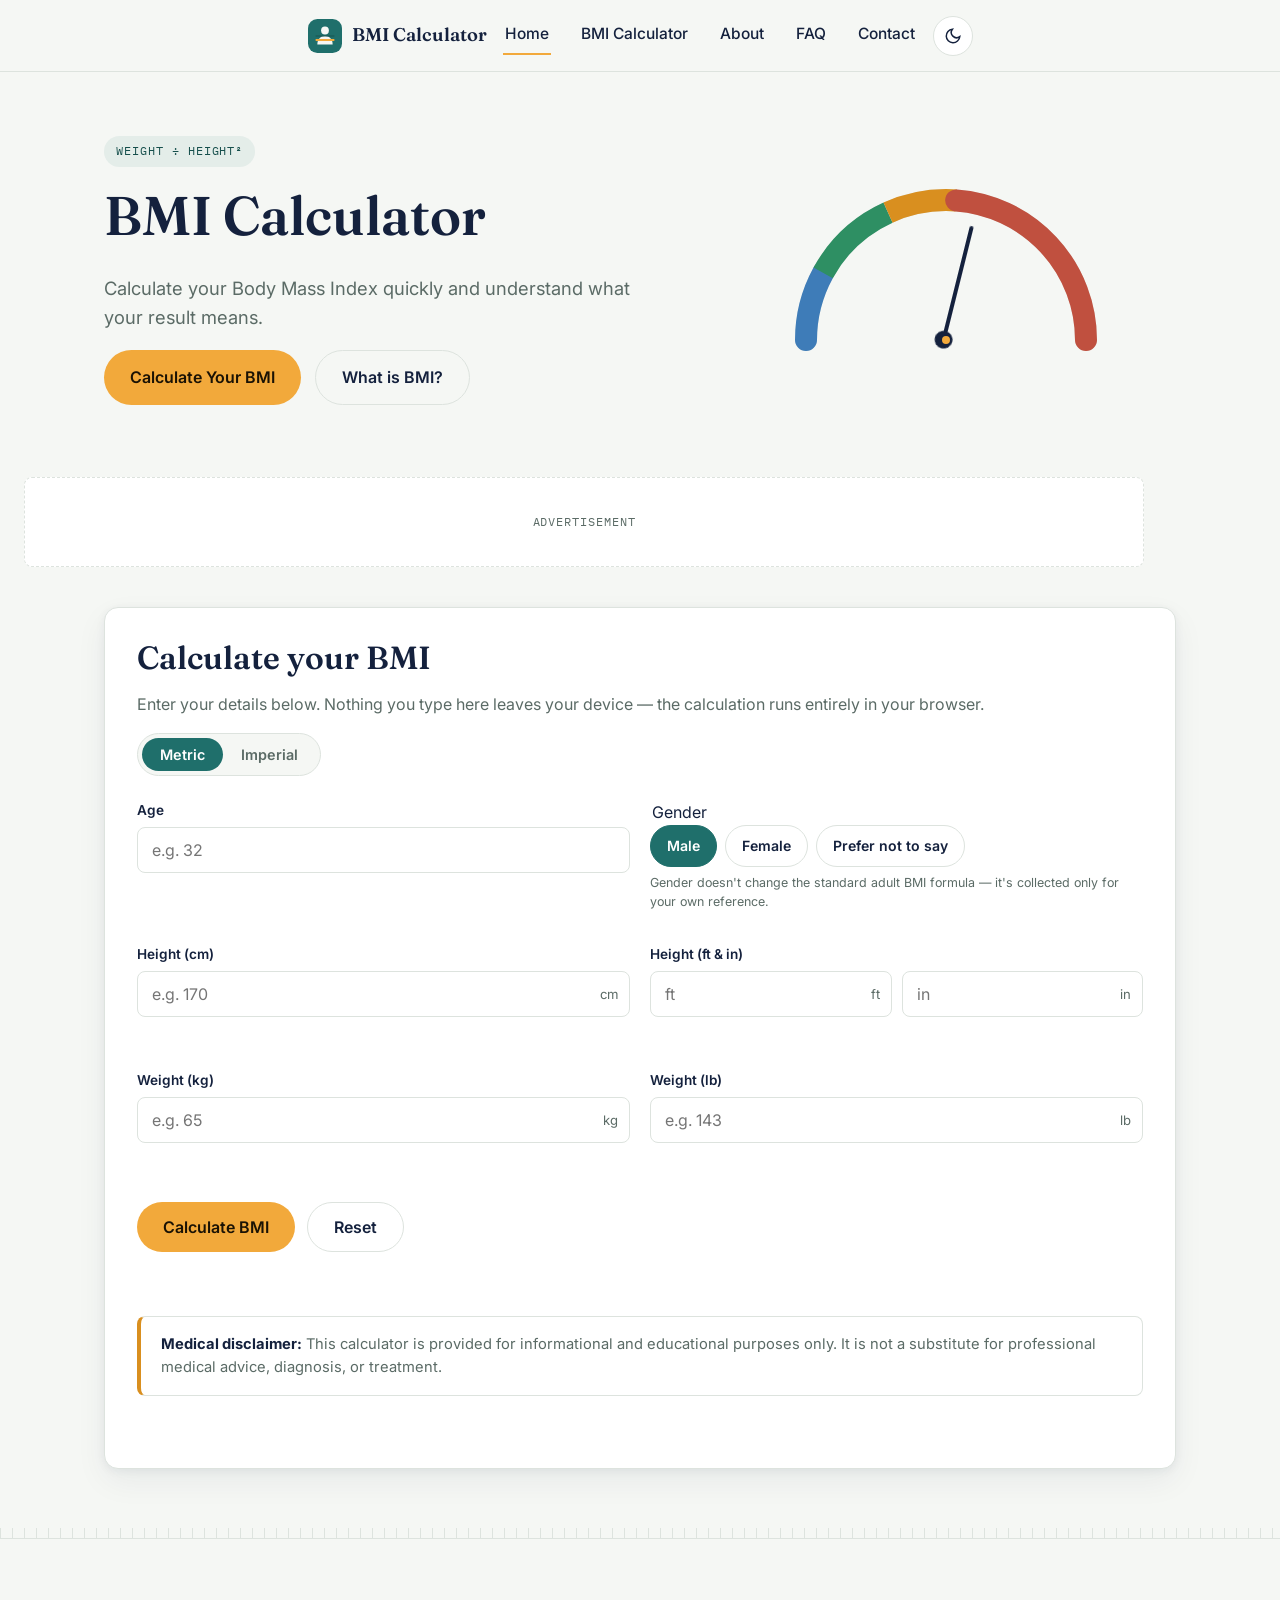
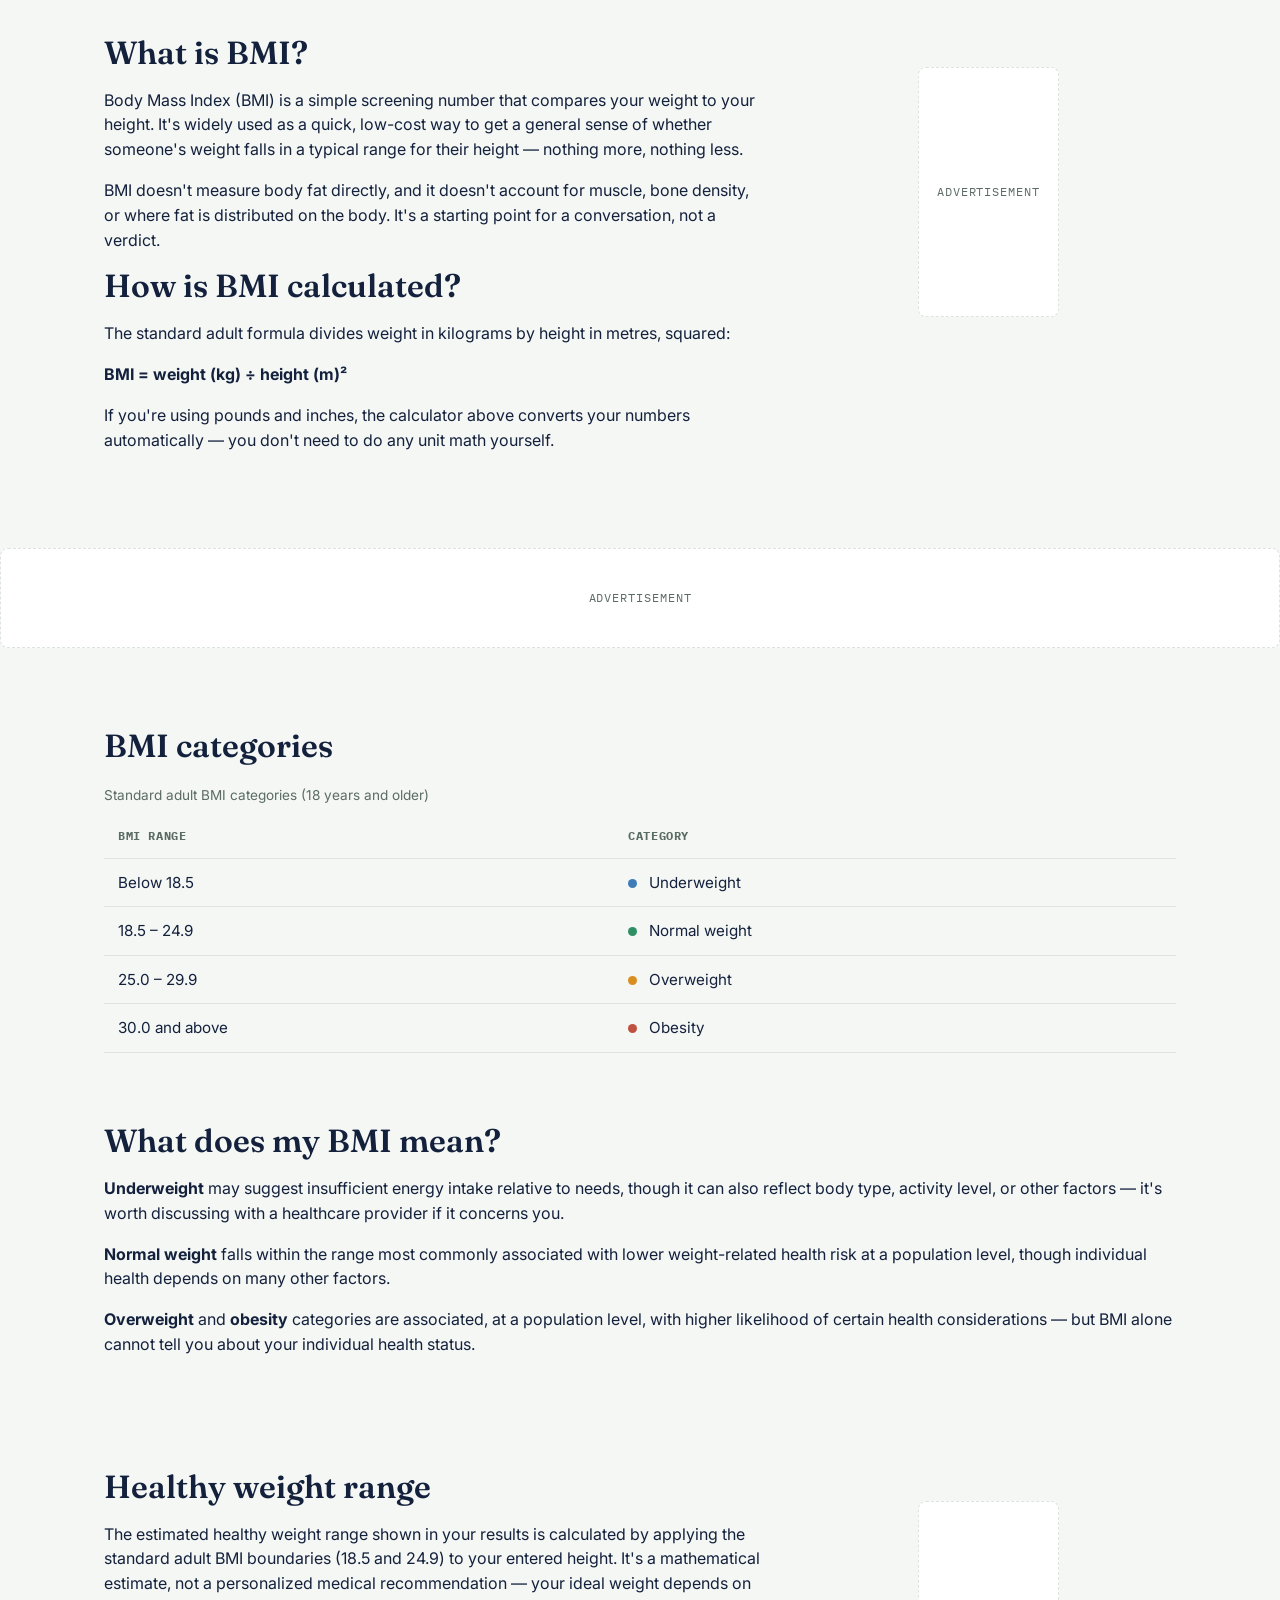
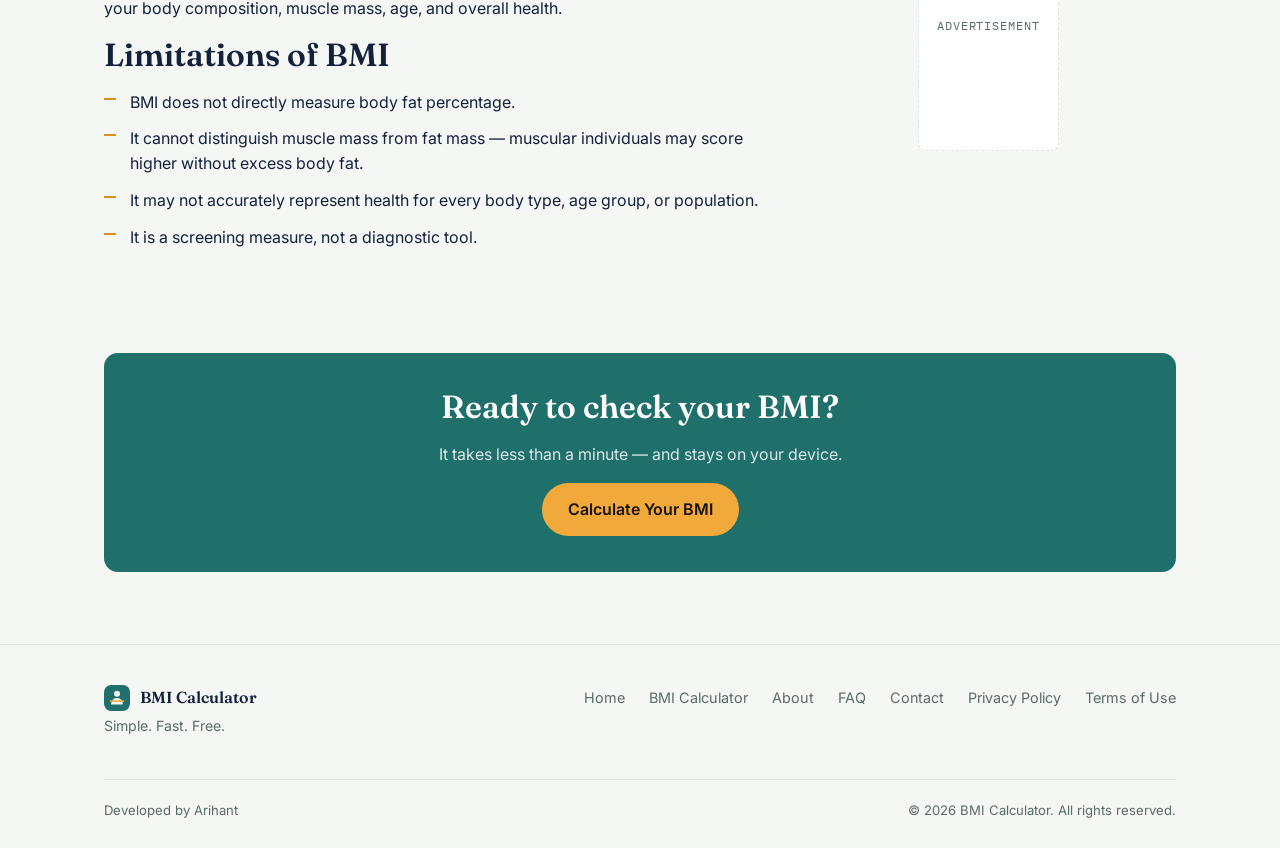
<file: index.html>
<!DOCTYPE html>
<html lang="en">
<head>
  <meta name="google-site-verification" content="ODSvDGuIBcaS5MWxdgHpW5CEg7LnemU4JaR4Mxb9LvE">
  <meta charset="UTF-8">
  <meta name="viewport" content="width=device-width, initial-scale=1.0">

  <title>Free BMI Calculator - Calculate Your Body Mass Index</title>

  <meta
    name="description"
    content="Calculate your Body Mass Index (BMI) instantly with metric or imperial units. See your BMI category, a visual scale, and an estimated healthy weight range."
  >

  <link rel="canonical" href="https://bmiwise.pages.dev/">

  <!-- Open Graph -->
  <meta property="og:title" content="BMI Calculator – Calculate Your Body Mass Index">
  <meta
    property="og:description"
    content="A fast, free, and private BMI calculator with a visual scale and healthy weight range estimate."
  >
  <meta property="og:type" content="website">
  <meta property="og:url" content="https://bmiwise.pages.dev/">
  <meta property="og:site_name" content="BMI Calculator">

  <!-- Twitter / X -->
  <meta name="twitter:card" content="summary">
  <meta name="twitter:title" content="BMI Calculator – Calculate Your Body Mass Index">
  <meta
    name="twitter:description"
    content="Calculate your BMI instantly and understand what your result means."
  >

  <!-- Favicon -->
  <link rel="icon" href="favicon.svg" type="image/svg+xml">

  <!-- Fonts -->
  <link rel="preconnect" href="https://fonts.googleapis.com">
  <link rel="preconnect" href="https://fonts.gstatic.com" crossorigin>

  <link
    href="https://fonts.googleapis.com/css2?family=Fraunces:opsz,wght@9..144,500;9..144,600&family=Inter:wght@400;500;600;700&family=IBM+Plex+Mono:wght@500;600&display=swap"
    rel="stylesheet"
  >

  <!-- Main stylesheet -->
  <link rel="stylesheet" href="style.css">

  <!-- Structured data: WebSite -->
  <script type="application/ld+json">
  {
    "@context": "https://schema.org",
    "@type": "WebSite",
    "name": "BMI Calculator",
    "url": "https://bmiwise.pages.dev/"
  }
  </script>

  <!-- Structured data: WebPage -->
  <script type="application/ld+json">
  {
    "@context": "https://schema.org",
    "@type": "WebPage",
    "name": "BMI Calculator – Calculate Your Body Mass Index",
    "url": "https://bmiwise.pages.dev/",
    "description": "Calculate your Body Mass Index (BMI) instantly with metric or imperial units."
  }
  </script>
</head>

<body>

  <a class="skip-link" href="#main">Skip to content</a>

  <!-- ==================== HEADER ==================== -->
  <header class="site-header">
    <div class="container">

      <a href="index.html" class="brand" aria-label="BMI Calculator home">
        <svg viewBox="0 0 40 40" aria-hidden="true" focusable="false">
          <rect width="40" height="40" rx="11" fill="var(--teal)"/>
          <circle cx="20" cy="13.5" r="4.6" fill="var(--paper)"/>
          <path
            d="M11 30c0-6.5 4-10 9-10s9 3.5 9 10"
            fill="var(--paper)"
          />
          <rect
            x="9"
            y="19"
            width="22"
            height="2"
            fill="var(--teal-dark)"
            opacity="0.5"
          />
          <rect
            x="9"
            y="23.5"
            width="22"
            height="2.4"
            fill="var(--amber)"
          />
        </svg>

        <span class="brand-full">BMI Calculator</span>
        <span class="brand-compact">BMI</span>
      </a>

      <nav class="main-nav" id="main-nav" aria-label="Primary">
        <a href="index.html" aria-current="page">Home</a>
        <a href="index.html#calculator">BMI Calculator</a>
        <a href="about.html">About</a>
        <a href="faq.html">FAQ</a>
        <a href="contact.html">Contact</a>
      </nav>

      <div class="header-actions">

        <button
          class="theme-toggle"
          type="button"
          aria-pressed="false"
          aria-label="Toggle dark mode"
        >
          <svg
            class="icon-moon"
            viewBox="0 0 24 24"
            fill="none"
            stroke="currentColor"
            stroke-width="2"
            aria-hidden="true"
          >
            <path d="M21 12.8A9 9 0 1 1 11.2 3a7 7 0 0 0 9.8 9.8Z"/>
          </svg>

          <svg
            class="icon-sun"
            viewBox="0 0 24 24"
            fill="none"
            stroke="currentColor"
            stroke-width="2"
            aria-hidden="true"
          >
            <circle cx="12" cy="12" r="4"/>
            <path d="M12 2v3M12 19v3M4.2 4.2l2.1 2.1M17.7 17.7l2.1 2.1M2 12h3M19 12h3M4.2 19.8l2.1-2.1M17.7 6.3l2.1-2.1"/>
          </svg>
        </button>

        <button
          class="nav-toggle"
          type="button"
          aria-expanded="false"
          aria-controls="main-nav"
          aria-label="Toggle menu"
        >
          <svg
            viewBox="0 0 24 24"
            fill="none"
            stroke="currentColor"
            stroke-width="2"
            aria-hidden="true"
          >
            <path d="M3 6h18M3 12h18M3 18h18"/>
          </svg>
        </button>

      </div>
    </div>
  </header>

  <!-- ==================== MAIN ==================== -->
  <main id="main">

    <!-- ==================== HERO ==================== -->
    <section class="hero">
      <div class="container">

        <div>
          <span class="hero-eyebrow">weight ÷ height²</span>

          <h1>BMI Calculator</h1>

          <p class="lead">
            Calculate your Body Mass Index quickly and understand what your result means.
          </p>

          <div class="hero-actions">
            <a href="#calculator" class="btn btn-primary">
              Calculate Your BMI
            </a>

            <a href="#what-is-bmi" class="btn btn-secondary">
              What is BMI?
            </a>
          </div>
        </div>

        <div class="hero-dial-wrap">
          <svg
            class="hero-dial"
            viewBox="0 0 320 200"
            aria-hidden="true"
            focusable="false"
          >
            <path
              d="M20 170 A140 140 0 0 1 300 170"
              fill="none"
              stroke="var(--line)"
              stroke-width="22"
              stroke-linecap="round"
            />

            <path
              d="M20 170 A140 140 0 0 1 300 170"
              fill="none"
              stroke="var(--cat-under)"
              stroke-width="22"
              stroke-dasharray="70 380"
              stroke-linecap="round"
            />

            <path
              d="M20 170 A140 140 0 0 1 300 170"
              fill="none"
              stroke="var(--cat-normal)"
              stroke-width="22"
              stroke-dasharray="90 380"
              stroke-dashoffset="-70"
              stroke-linecap="butt"
            />

            <path
              d="M20 170 A140 140 0 0 1 300 170"
              fill="none"
              stroke="var(--cat-over)"
              stroke-width="22"
              stroke-dasharray="70 380"
              stroke-dashoffset="-160"
              stroke-linecap="butt"
            />

            <path
              d="M20 170 A140 140 0 0 1 300 170"
              fill="none"
              stroke="var(--cat-obese)"
              stroke-width="22"
              stroke-dasharray="210 380"
              stroke-dashoffset="-230"
              stroke-linecap="round"
            />

            <g class="dial-needle">
              <line
                x1="160"
                y1="170"
                x2="160"
                y2="55"
                stroke="var(--ink)"
                stroke-width="4"
                stroke-linecap="round"
              />

              <circle
                cx="160"
                cy="170"
                r="9"
                fill="var(--ink)"
              />
            </g>

            <circle
              cx="160"
              cy="170"
              r="4"
              fill="var(--amber)"
            />
          </svg>
        </div>

      </div>
    </section>

    <!-- Advertisement placeholder -->
    <div
      class="ad-slot ad-slot-banner"
      role="complementary"
      aria-label="Advertisement placeholder"
    >
      ADVERTISEMENT
    </div>

    <!-- ==================== CALCULATOR ==================== -->
    <section class="calculator-section" id="calculator">
      <div class="container">

        <div class="calculator-card">

          <h2>Calculate your BMI</h2>

          <p class="muted">
            Enter your details below. Nothing you type here leaves your device —
            the calculation runs entirely in your browser.
          </p>

          <!-- Unit selector -->
          <div
            class="unit-switch"
            role="group"
            aria-label="Unit system"
          >
            <button
              type="button"
              data-unit="metric"
              aria-pressed="true"
            >
              Metric
            </button>

            <button
              type="button"
              data-unit="imperial"
              aria-pressed="false"
            >
              Imperial
            </button>
          </div>

          <!-- BMI form -->
          <form id="bmi-form" novalidate>

            <div class="form-grid">

              <!-- Age -->
              <div class="field">
                <label for="age">Age</label>

                <input
                  type="number"
                  id="age"
                  name="age"
                  min="2"
                  max="120"
                  step="1"
                  inputmode="numeric"
                  placeholder="e.g. 32"
                  aria-describedby="age-error"
                >

                <p
                  class="field-error"
                  id="age-error"
                  aria-live="polite"
                ></p>
              </div>

              <!-- Gender -->
              <fieldset class="field">
                <legend>Gender</legend>

                <div class="radio-row">

                  <label class="radio-pill">
                    <input
                      type="radio"
                      name="gender"
                      value="male"
                      checked
                    >
                    <span>Male</span>
                  </label>

                  <label class="radio-pill">
                    <input
                      type="radio"
                      name="gender"
                      value="female"
                    >
                    <span>Female</span>
                  </label>

                  <label class="radio-pill">
                    <input
                      type="radio"
                      name="gender"
                      value="unspecified"
                    >
                    <span>Prefer not to say</span>
                  </label>

                </div>

                <p class="hint">
                  Gender doesn't change the standard adult BMI formula —
                  it's collected only for your own reference.
                </p>
              </fieldset>

              <!-- Metric height -->
              <div
                class="field"
                id="height-metric-wrap"
              >
                <label for="height-cm">Height (cm)</label>

                <div class="input-suffix-wrap">
                  <input
                    type="number"
                    id="height-cm"
                    name="height-cm"
                    min="60"
                    max="260"
                    step="0.1"
                    inputmode="decimal"
                    placeholder="e.g. 170"
                    aria-describedby="height-cm-error"
                  >

                  <span class="input-suffix">cm</span>
                </div>

                <p
                  class="field-error"
                  id="height-cm-error"
                  aria-live="polite"
                ></p>
              </div>

              <!-- Imperial height -->
              <div
                class="field"
                id="height-imperial-wrap"
                hidden
              >
                <label for="height-ft">Height (ft &amp; in)</label>

                <div class="input-row">

                  <div class="input-suffix-wrap">
                    <input
                      type="number"
                      id="height-ft"
                      name="height-ft"
                      min="1"
                      max="8"
                      step="1"
                      inputmode="numeric"
                      placeholder="ft"
                    >

                    <span class="input-suffix">ft</span>
                  </div>

                  <div class="input-suffix-wrap">
                    <input
                      type="number"
                      id="height-in"
                      name="height-in"
                      min="0"
                      max="11"
                      step="1"
                      inputmode="numeric"
                      placeholder="in"
                    >

                    <span class="input-suffix">in</span>
                  </div>

                </div>

                <p
                  class="field-error"
                  id="height-ft-error"
                  aria-live="polite"
                ></p>
              </div>

              <!-- Metric weight -->
              <div
                class="field"
                id="weight-metric-wrap"
              >
                <label for="weight-kg">Weight (kg)</label>

                <div class="input-suffix-wrap">
                  <input
                    type="number"
                    id="weight-kg"
                    name="weight-kg"
                    min="2"
                    max="400"
                    step="0.1"
                    inputmode="decimal"
                    placeholder="e.g. 65"
                    aria-describedby="weight-kg-error"
                  >

                  <span class="input-suffix">kg</span>
                </div>

                <p
                  class="field-error"
                  id="weight-kg-error"
                  aria-live="polite"
                ></p>
              </div>

              <!-- Imperial weight -->
              <div
                class="field"
                id="weight-imperial-wrap"
                hidden
              >
                <label for="weight-lb">Weight (lb)</label>

                <div class="input-suffix-wrap">
                  <input
                    type="number"
                    id="weight-lb"
                    name="weight-lb"
                    min="4"
                    max="900"
                    step="0.1"
                    inputmode="decimal"
                    placeholder="e.g. 143"
                  >

                  <span class="input-suffix">lb</span>
                </div>

                <p
                  class="field-error"
                  id="weight-lb-error"
                  aria-live="polite"
                ></p>
              </div>

            </div>

            <!-- Form buttons -->
            <div class="form-actions">

              <button
                type="submit"
                class="btn btn-primary"
              >
                Calculate BMI
              </button>

              <button
                type="button"
                id="reset-btn"
                class="btn btn-secondary"
              >
                Reset
              </button>

            </div>

            <p
              class="status-msg"
              id="status-msg"
              role="status"
              aria-live="polite"
            ></p>

          </form>

          <!-- ==================== RESULTS ==================== -->
          <div
            class="results-panel"
            id="results-panel"
            aria-live="polite"
          >

            <!-- BMI readout -->
            <div class="readout">

              <div>
                <div class="readout-label">Your BMI</div>
                <div
                  class="readout-value"
                  id="readout-value"
                >
                  0.0
                </div>
              </div>

              <div class="readout-category">
                <span
                  class="cat-dot"
                  id="category-dot"
                ></span>

                <span id="readout-category">—</span>
              </div>

            </div>

            <!-- BMI gauge -->
            <div class="gauge-wrap">

              <div class="gauge-labels">
                <span>Underweight</span>
                <span>Normal</span>
                <span>Overweight</span>
                <span>Obesity</span>
              </div>

              <div class="gauge-track">

                <span class="gauge-seg under"></span>
                <span class="gauge-seg normal"></span>
                <span class="gauge-seg over"></span>
                <span class="gauge-seg obese"></span>

                <span
                  class="gauge-marker"
                  id="gauge-marker"
                  data-bmi="0.0"
                ></span>

              </div>

              <div class="gauge-ticks">
                <span>10</span>
                <span>18.5</span>
                <span>25</span>
                <span>30</span>
                <span>40+</span>
              </div>

            </div>

            <!-- Teen notice -->
            <div
              class="teen-notice"
              id="teen-notice"
              hidden
            >
              <h3>About BMI for people under 18</h3>

              <p>
                Standard adult BMI categories (underweight, normal, overweight,
                obesity) don't directly apply to children and teenagers.
                Pediatric BMI is typically interpreted using
                <strong>age- and sex-specific BMI percentiles</strong>
                compared against growth charts, since healthy body composition
                changes as children grow. This calculator does not provide a
                pediatric diagnosis or percentile assessment — a pediatrician
                or healthcare provider is the right resource for interpreting
                a young person's BMI.
              </p>
            </div>

            <!-- Adult statistics -->
            <div
              class="results-grid"
              id="adult-stats"
            >

              <div class="result-stat">
                <div class="stat-label">
                  Adult BMI reference range (normal)
                </div>

                <div
                  class="stat-value"
                  id="stat-range"
                >
                  18.5 – 24.9
                </div>
              </div>

              <div class="result-stat">
                <div class="stat-label">
                  Estimated healthy weight range for your height
                </div>

                <div
                  class="stat-value"
                  id="stat-healthy-weight"
                >
                  —
                </div>
              </div>

            </div>

            <!-- Result actions -->
            <div class="result-actions">

              <button
                type="button"
                id="calc-again-btn"
                class="btn-ghost"
              >
                Calculate again
              </button>

              <button
                type="button"
                id="copy-btn"
                class="btn-ghost"
              >
                Copy result
              </button>

              <button
                type="button"
                id="share-btn"
                class="btn-ghost"
              >
                Share result
              </button>

            </div>

            <!-- History -->
            <div class="history-block">

              <h3>Your recent results</h3>

              <p class="hint muted">
                Saved only on this device. You can clear it anytime.
              </p>

              <ul
                class="history-list"
                id="history-list"
              ></ul>

              <button
                type="button"
                id="clear-history"
                class="link-danger"
              >
                Clear saved results
              </button>

            </div>

          </div>

          <!-- Medical disclaimer -->
          <div class="disclaimer">
            <strong>Medical disclaimer:</strong>
            This calculator is provided for informational and educational
            purposes only. It is not a substitute for professional medical
            advice, diagnosis, or treatment.
          </div>

        </div>
      </div>
    </section>

    <div
      class="tick-rule"
      aria-hidden="true"
    ></div>

    <!-- ==================== WHAT IS BMI ==================== -->
    <section
      class="section"
      id="what-is-bmi"
    >
      <div class="container">

        <div class="two-col">

          <div>

            <h2>What is BMI?</h2>

            <p>
              Body Mass Index (BMI) is a simple screening number that compares
              your weight to your height. It's widely used as a quick, low-cost
              way to get a general sense of whether someone's weight falls in
              a typical range for their height — nothing more, nothing less.
            </p>

            <p>
              BMI doesn't measure body fat directly, and it doesn't account
              for muscle, bone density, or where fat is distributed on the body.
              It's a starting point for a conversation, not a verdict.
            </p>

            <h2>How is BMI calculated?</h2>

            <p>
              The standard adult formula divides weight in kilograms by height
              in metres, squared:
            </p>

            <p>
              <strong>BMI = weight (kg) ÷ height (m)²</strong>
            </p>

            <p>
              If you're using pounds and inches, the calculator above converts
              your numbers automatically — you don't need to do any unit math
              yourself.
            </p>

          </div>

          <div
            class="ad-slot ad-slot-sidebar"
            role="complementary"
            aria-label="Advertisement placeholder"
          >
            ADVERTISEMENT
          </div>

        </div>
      </div>
    </section>

    <!-- Inline advertisement -->
    <div
      class="ad-slot ad-slot-inline"
      role="complementary"
      aria-label="Advertisement placeholder"
    >
      ADVERTISEMENT
    </div>

    <!-- ==================== BMI CATEGORIES ==================== -->
    <section class="section">
      <div class="container">

        <h2>BMI categories</h2>

        <table class="bmi-table">

          <caption>
            Standard adult BMI categories (18 years and older)
          </caption>

          <thead>
            <tr>
              <th scope="col">BMI range</th>
              <th scope="col">Category</th>
            </tr>
          </thead>

          <tbody>

            <tr>
              <td>Below 18.5</td>
              <td>
                <span
                  class="cat-dot"
                  style="background:var(--cat-under)"
                ></span>
                Underweight
              </td>
            </tr>

            <tr>
              <td>18.5 – 24.9</td>
              <td>
                <span
                  class="cat-dot"
                  style="background:var(--cat-normal)"
                ></span>
                Normal weight
              </td>
            </tr>

            <tr>
              <td>25.0 – 29.9</td>
              <td>
                <span
                  class="cat-dot"
                  style="background:var(--cat-over)"
                ></span>
                Overweight
              </td>
            </tr>

            <tr>
              <td>30.0 and above</td>
              <td>
                <span
                  class="cat-dot"
                  style="background:var(--cat-obese)"
                ></span>
                Obesity
              </td>
            </tr>

          </tbody>
        </table>

        <h2 style="margin-top:2.2em">
          What does my BMI mean?
        </h2>

        <p>
          <strong>Underweight</strong> may suggest insufficient energy intake
          relative to needs, though it can also reflect body type, activity
          level, or other factors — it's worth discussing with a healthcare
          provider if it concerns you.
        </p>

        <p>
          <strong>Normal weight</strong> falls within the range most commonly
          associated with lower weight-related health risk at a population
          level, though individual health depends on many other factors.
        </p>

        <p>
          <strong>Overweight</strong> and <strong>obesity</strong> categories
          are associated, at a population level, with higher likelihood of
          certain health considerations — but BMI alone cannot tell you about
          your individual health status.
        </p>

      </div>
    </section>

    <!-- ==================== HEALTHY WEIGHT / LIMITATIONS ==================== -->
    <section class="section">

      <div class="container two-col">

        <div>

          <h2>Healthy weight range</h2>

          <p>
            The estimated healthy weight range shown in your results is
            calculated by applying the standard adult BMI boundaries
            (18.5 and 24.9) to your entered height. It's a mathematical
            estimate, not a personalized medical recommendation — your ideal
            weight depends on your body composition, muscle mass, age, and
            overall health.
          </p>

          <h2>Limitations of BMI</h2>

          <ul class="limits-list">
            <li>BMI does not directly measure body fat percentage.</li>
            <li>
              It cannot distinguish muscle mass from fat mass — muscular
              individuals may score higher without excess body fat.
            </li>
            <li>
              It may not accurately represent health for every body type,
              age group, or population.
            </li>
            <li>
              It is a screening measure, not a diagnostic tool.
            </li>
          </ul>

        </div>

        <div
          class="ad-slot ad-slot-sidebar"
          role="complementary"
          aria-label="Advertisement placeholder"
        >
          ADVERTISEMENT
        </div>

      </div>
    </section>

    <!-- ==================== CTA ==================== -->
    <section class="section">

      <div class="container">

        <div class="cta-banner">

          <h2>Ready to check your BMI?</h2>

          <p style="color:rgba(255,255,255,0.85)">
            It takes less than a minute — and stays on your device.
          </p>

          <a
            href="#calculator"
            class="btn btn-primary"
          >
            Calculate Your BMI
          </a>

        </div>

      </div>
    </section>

  </main>

  <!-- ==================== FOOTER ==================== -->
  <footer class="site-footer">

    <div class="container">

      <div class="footer-top">

        <div>

          <div class="footer-brand">

            <svg
              viewBox="0 0 40 40"
              aria-hidden="true"
              focusable="false"
            >
              <rect
                width="40"
                height="40"
                rx="11"
                fill="var(--teal)"
              />

              <circle
                cx="20"
                cy="13.5"
                r="4.6"
                fill="var(--paper)"
              />

              <path
                d="M11 30c0-6.5 4-10 9-10s9 3.5 9 10"
                fill="var(--paper)"
              />

              <rect
                x="9"
                y="23.5"
                width="22"
                height="2.4"
                fill="var(--amber)"
              />
            </svg>

            <span>BMI Calculator</span>

          </div>

          <p class="footer-tagline">
            Simple. Fast. Free.
          </p>

        </div>

        <ul class="footer-links">
          <li><a href="index.html">Home</a></li>
          <li><a href="index.html#calculator">BMI Calculator</a></li>
          <li><a href="about.html">About</a></li>
          <li><a href="faq.html">FAQ</a></li>
          <li><a href="contact.html">Contact</a></li>
          <li><a href="privacy.html">Privacy Policy</a></li>
          <li><a href="terms.html">Terms of Use</a></li>
        </ul>

      </div>

      <div class="footer-bottom">
        <span>Developed by Arihant</span>
        <span>© 2026 BMI Calculator. All rights reserved.</span>
      </div>

    </div>
  </footer>

  <!-- JavaScript -->
  <script src="script.js"></script>

</body>
</html>
</file>
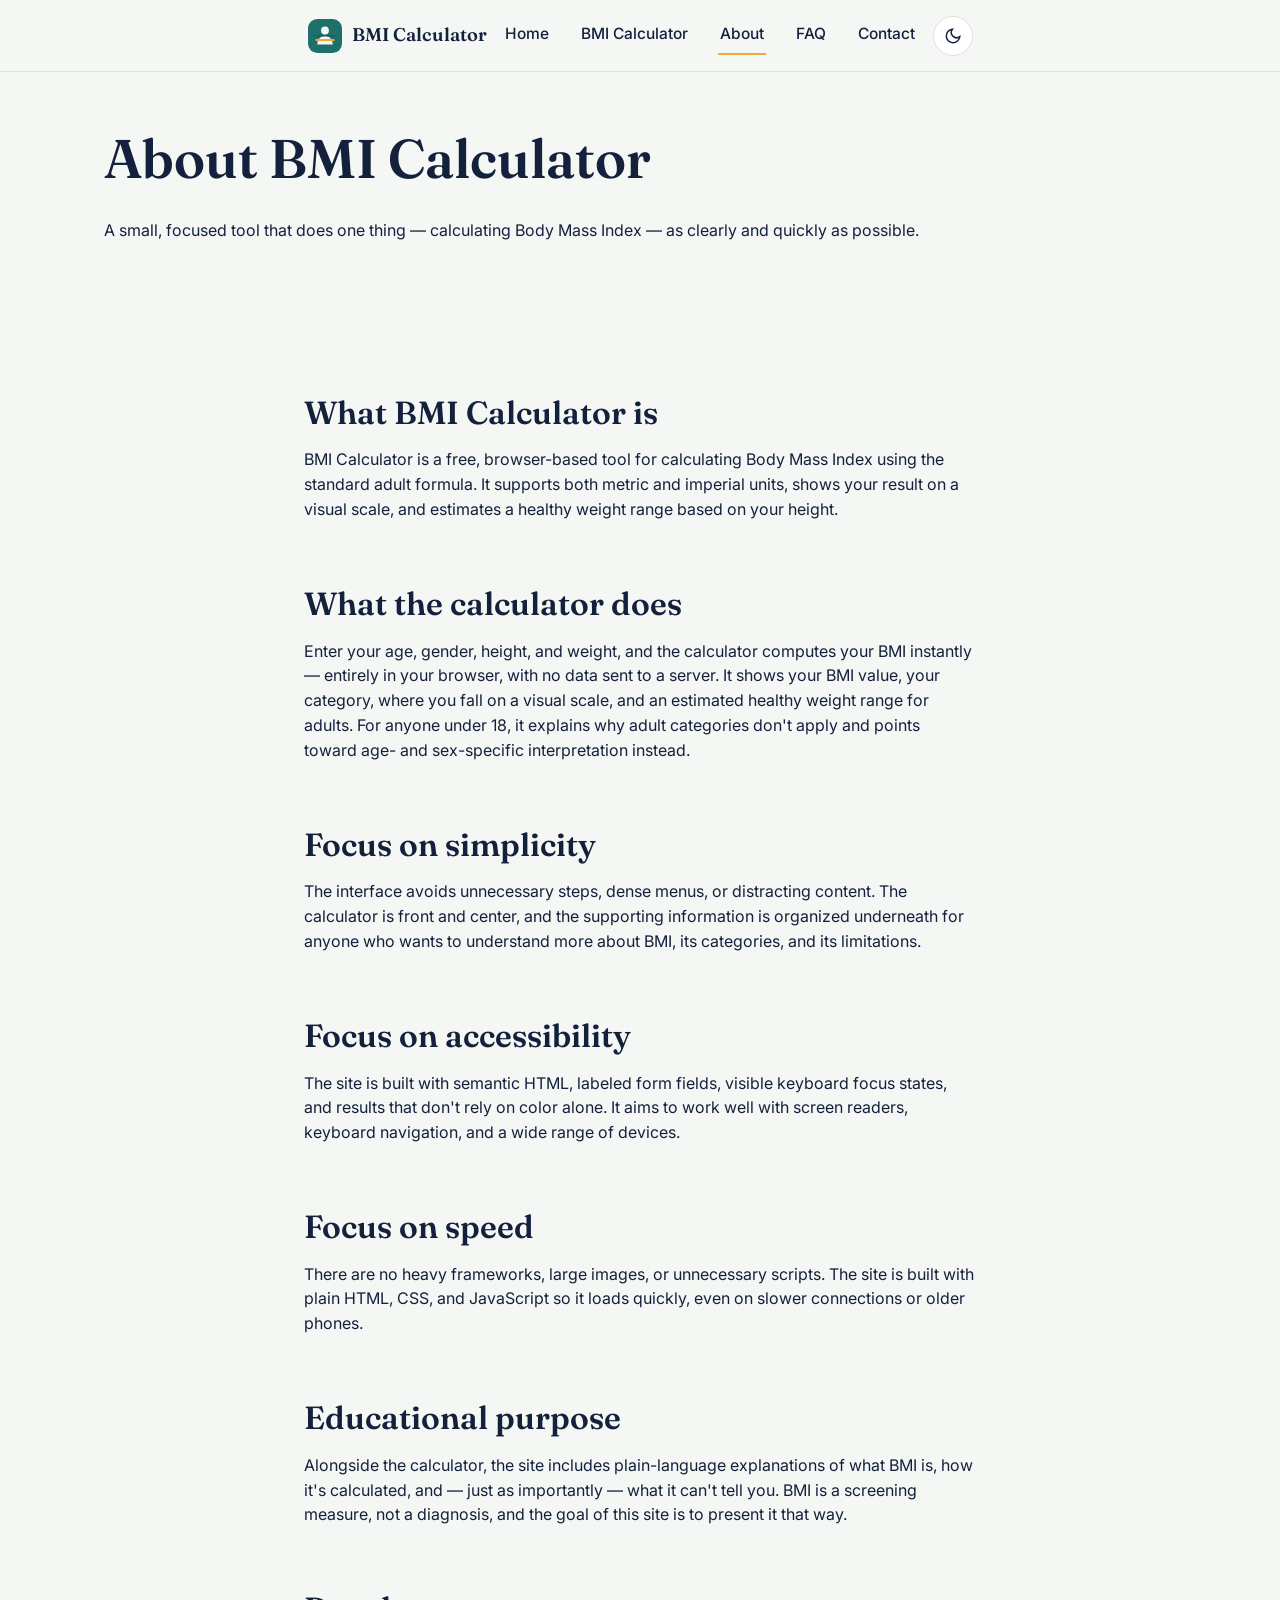
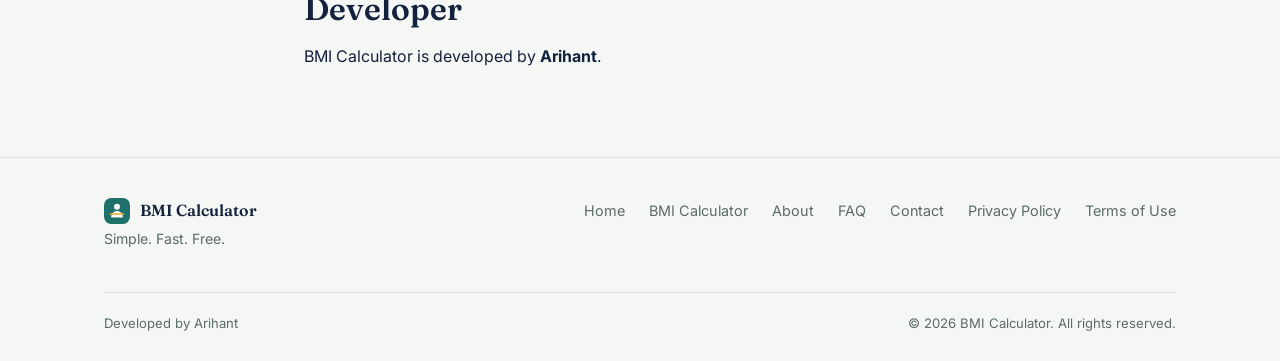
<file: about.html>
<!DOCTYPE html>
<html lang="en">
<head>
<meta charset="UTF-8">
<meta name="viewport" content="width=device-width, initial-scale=1.0">
<title>About BMI Calculator</title>
<meta name="description" content="Learn about BMI Calculator — a simple, fast, and accessible tool for calculating Body Mass Index, built with a focus on speed, clarity, and privacy.">
<link rel="canonical" href="https://bmiwise.pages.dev/about.html">
<meta property="og:title" content="About BMI Calculator">
<meta property="og:description" content="A simple, fast, and accessible tool for calculating Body Mass Index.">
<meta property="og:type" content="website">
<meta property="og:url" content="https://bmiwise.pages.dev/about.html">
<link rel="icon" href="favicon.svg" type="image/svg+xml">
<link rel="preconnect" href="https://fonts.googleapis.com">
<link rel="preconnect" href="https://fonts.gstatic.com" crossorigin>
<link href="https://fonts.googleapis.com/css2?family=Fraunces:opsz,wght@9..144,500;9..144,600&family=Inter:wght@400;500;600;700&family=IBM+Plex+Mono:wght@500;600&display=swap" rel="stylesheet">
<link rel="stylesheet" href="style.css">
</head>
<body>
<a class="skip-link" href="#main">Skip to content</a>

<header class="site-header">
  <div class="container">
    <a href="index.html" class="brand">
      <svg viewBox="0 0 40 40" aria-hidden="true" focusable="false">
        <rect width="40" height="40" rx="11" fill="var(--teal)"/>
        <circle cx="20" cy="13.5" r="4.6" fill="var(--paper)"/>
        <path d="M11 30c0-6.5 4-10 9-10s9 3.5 9 10" fill="var(--paper)"/>
        <rect x="9" y="19" width="22" height="2" fill="var(--teal-dark)" opacity="0.5"/>
        <rect x="9" y="23.5" width="22" height="2.4" fill="var(--amber)"/>
      </svg>
      <span class="brand-full">BMI Calculator</span>
      <span class="brand-compact">BMI</span>
    </a>
    <nav class="main-nav" id="main-nav" aria-label="Primary">
      <a href="index.html">Home</a>
      <a href="index.html#calculator">BMI Calculator</a>
      <a href="about.html" aria-current="page">About</a>
      <a href="faq.html">FAQ</a>
      <a href="contact.html">Contact</a>
    </nav>
    <div class="header-actions">
      <button class="theme-toggle" type="button" aria-pressed="false" aria-label="Toggle dark mode">
        <svg class="icon-moon" viewBox="0 0 24 24" fill="none" stroke="currentColor" stroke-width="2" aria-hidden="true"><path d="M21 12.8A9 9 0 1 1 11.2 3a7 7 0 0 0 9.8 9.8Z"/></svg>
        <svg class="icon-sun" viewBox="0 0 24 24" fill="none" stroke="currentColor" stroke-width="2" aria-hidden="true"><circle cx="12" cy="12" r="4"/><path d="M12 2v3M12 19v3M4.2 4.2l2.1 2.1M17.7 17.7l2.1 2.1M2 12h3M19 12h3M4.2 19.8l2.1-2.1M17.7 6.3l2.1-2.1"/></svg>
      </button>
      <button class="nav-toggle" type="button" aria-expanded="false" aria-controls="main-nav" aria-label="Toggle menu">
        <svg viewBox="0 0 24 24" fill="none" stroke="currentColor" stroke-width="2" aria-hidden="true"><path d="M3 6h18M3 12h18M3 18h18"/></svg>
      </button>
    </div>
  </div>
</header>

<main id="main">
  <section class="page-hero">
    <div class="container">
      <h1>About BMI Calculator</h1>
      <p class="lead">A small, focused tool that does one thing — calculating Body Mass Index — as clearly and quickly as possible.</p>
    </div>
  </section>

  <section class="section">
    <div class="container content-block">
      <h2>What BMI Calculator is</h2>
      <p>BMI Calculator is a free, browser-based tool for calculating Body Mass Index using the standard adult formula. It supports both metric and imperial units, shows your result on a visual scale, and estimates a healthy weight range based on your height.</p>

      <h2>What the calculator does</h2>
      <p>Enter your age, gender, height, and weight, and the calculator computes your BMI instantly — entirely in your browser, with no data sent to a server. It shows your BMI value, your category, where you fall on a visual scale, and an estimated healthy weight range for adults. For anyone under 18, it explains why adult categories don't apply and points toward age- and sex-specific interpretation instead.</p>

      <h2>Focus on simplicity</h2>
      <p>The interface avoids unnecessary steps, dense menus, or distracting content. The calculator is front and center, and the supporting information is organized underneath for anyone who wants to understand more about BMI, its categories, and its limitations.</p>

      <h2>Focus on accessibility</h2>
      <p>The site is built with semantic HTML, labeled form fields, visible keyboard focus states, and results that don't rely on color alone. It aims to work well with screen readers, keyboard navigation, and a wide range of devices.</p>

      <h2>Focus on speed</h2>
      <p>There are no heavy frameworks, large images, or unnecessary scripts. The site is built with plain HTML, CSS, and JavaScript so it loads quickly, even on slower connections or older phones.</p>

      <h2>Educational purpose</h2>
      <p>Alongside the calculator, the site includes plain-language explanations of what BMI is, how it's calculated, and — just as importantly — what it can't tell you. BMI is a screening measure, not a diagnosis, and the goal of this site is to present it that way.</p>

      <h2>Developer</h2>
      <p>BMI Calculator is developed by <strong>Arihant</strong>.</p>
    </div>
  </section>
</main>

<footer class="site-footer">
  <div class="container">
    <div class="footer-top">
      <div>
        <div class="footer-brand">
          <svg viewBox="0 0 40 40" aria-hidden="true" focusable="false">
            <rect width="40" height="40" rx="11" fill="var(--teal)"/>
            <circle cx="20" cy="13.5" r="4.6" fill="var(--paper)"/>
            <path d="M11 30c0-6.5 4-10 9-10s9 3.5 9 10" fill="var(--paper)"/>
            <rect x="9" y="23.5" width="22" height="2.4" fill="var(--amber)"/>
          </svg>
          <span>BMI Calculator</span>
        </div>
        <p class="footer-tagline">Simple. Fast. Free.</p>
      </div>
      <ul class="footer-links">
        <li><a href="index.html">Home</a></li>
        <li><a href="index.html#calculator">BMI Calculator</a></li>
        <li><a href="about.html">About</a></li>
        <li><a href="faq.html">FAQ</a></li>
        <li><a href="contact.html">Contact</a></li>
        <li><a href="privacy.html">Privacy Policy</a></li>
        <li><a href="terms.html">Terms of Use</a></li>
      </ul>
    </div>
    <div class="footer-bottom">
      <span>Developed by Arihant</span>
      <span>© 2026 BMI Calculator. All rights reserved.</span>
    </div>
  </div>
</footer>

<script src="script.js"></script>
</body>
</html>
</file>
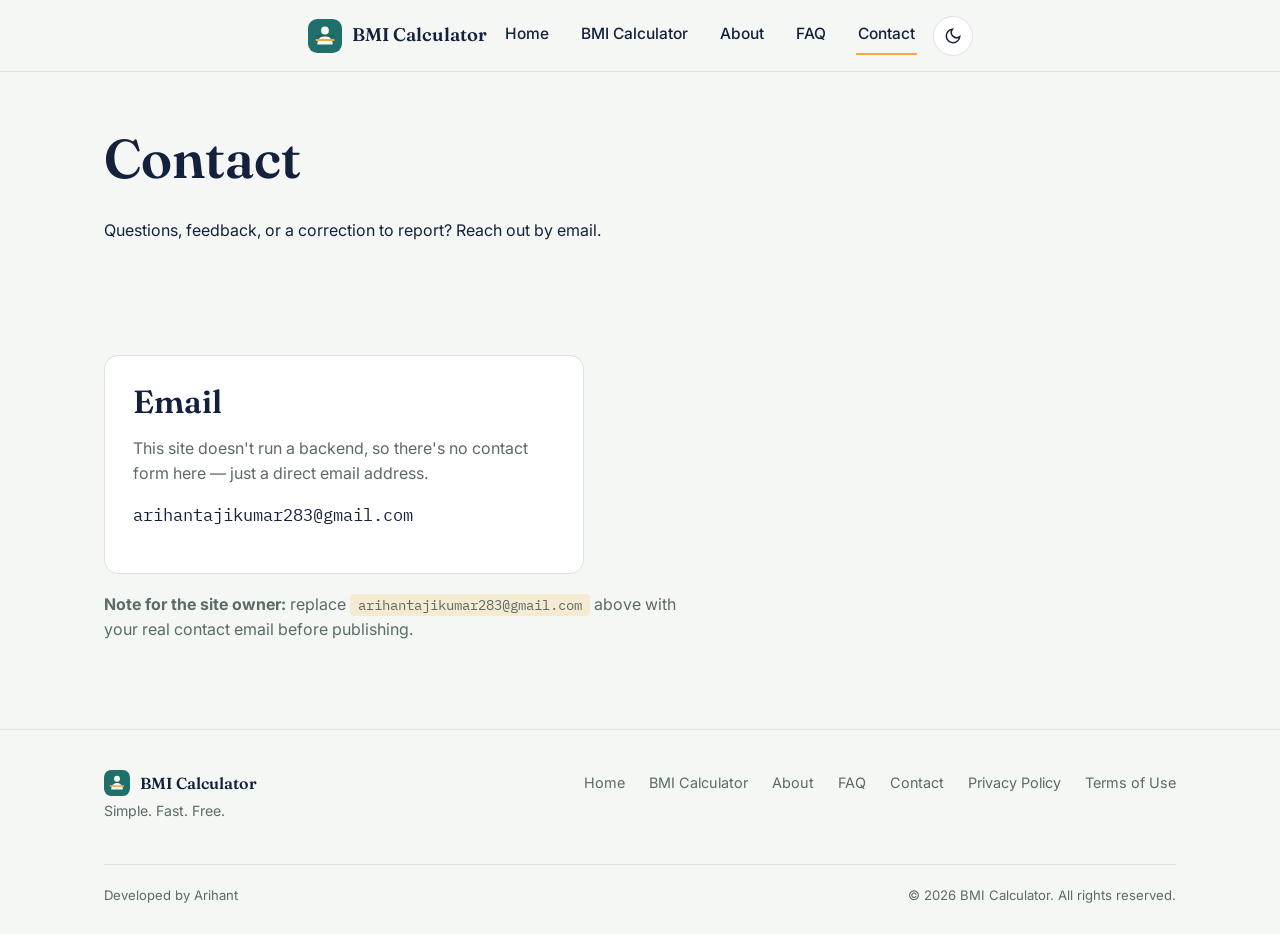
<file: contact.html>
<!DOCTYPE html>
<html lang="en">
<head>
<meta charset="UTF-8">
<meta name="viewport" content="width=device-width, initial-scale=1.0">
<title>Contact | BMI Calculator</title>
<meta name="description" content="Get in touch with the BMI Calculator team by email.">
<link rel="canonical" href="https://bmiwise.pages.dev/contact.html">
<meta property="og:title" content="Contact BMI Calculator">
<meta property="og:type" content="website">
<meta property="og:url" content="https://bmiwise.pages.dev/contact.html">
<link rel="icon" href="favicon.svg" type="image/svg+xml">
<link rel="preconnect" href="https://fonts.googleapis.com">
<link rel="preconnect" href="https://fonts.gstatic.com" crossorigin>
<link href="https://fonts.googleapis.com/css2?family=Fraunces:opsz,wght@9..144,500;9..144,600&family=Inter:wght@400;500;600;700&family=IBM+Plex+Mono:wght@500;600&display=swap" rel="stylesheet">
<link rel="stylesheet" href="style.css">
</head>
<body>
<a class="skip-link" href="#main">Skip to content</a>

<header class="site-header">
  <div class="container">
    <a href="index.html" class="brand">
      <svg viewBox="0 0 40 40" aria-hidden="true" focusable="false">
        <rect width="40" height="40" rx="11" fill="var(--teal)"/>
        <circle cx="20" cy="13.5" r="4.6" fill="var(--paper)"/>
        <path d="M11 30c0-6.5 4-10 9-10s9 3.5 9 10" fill="var(--paper)"/>
        <rect x="9" y="19" width="22" height="2" fill="var(--teal-dark)" opacity="0.5"/>
        <rect x="9" y="23.5" width="22" height="2.4" fill="var(--amber)"/>
      </svg>
      <span class="brand-full">BMI Calculator</span>
      <span class="brand-compact">BMI</span>
    </a>
    <nav class="main-nav" id="main-nav" aria-label="Primary">
      <a href="index.html">Home</a>
      <a href="index.html#calculator">BMI Calculator</a>
      <a href="about.html">About</a>
      <a href="faq.html">FAQ</a>
      <a href="contact.html" aria-current="page">Contact</a>
    </nav>
    <div class="header-actions">
      <button class="theme-toggle" type="button" aria-pressed="false" aria-label="Toggle dark mode">
        <svg class="icon-moon" viewBox="0 0 24 24" fill="none" stroke="currentColor" stroke-width="2" aria-hidden="true"><path d="M21 12.8A9 9 0 1 1 11.2 3a7 7 0 0 0 9.8 9.8Z"/></svg>
        <svg class="icon-sun" viewBox="0 0 24 24" fill="none" stroke="currentColor" stroke-width="2" aria-hidden="true"><circle cx="12" cy="12" r="4"/><path d="M12 2v3M12 19v3M4.2 4.2l2.1 2.1M17.7 17.7l2.1 2.1M2 12h3M19 12h3M4.2 19.8l2.1-2.1M17.7 6.3l2.1-2.1"/></svg>
      </button>
      <button class="nav-toggle" type="button" aria-expanded="false" aria-controls="main-nav" aria-label="Toggle menu">
        <svg viewBox="0 0 24 24" fill="none" stroke="currentColor" stroke-width="2" aria-hidden="true"><path d="M3 6h18M3 12h18M3 18h18"/></svg>
      </button>
    </div>
  </div>
</header>

<main id="main">
  <section class="page-hero">
    <div class="container">
      <h1>Contact</h1>
      <p class="lead">Questions, feedback, or a correction to report? Reach out by email.</p>
    </div>
  </section>

  <section class="section">
    <div class="container">
      <div class="contact-card">
        <h2>Email</h2>
        <p class="muted">This site doesn't run a backend, so there's no contact form here — just a direct email address.</p>
        <p class="email-line">arihantajikumar283@gmail.com</p>
      </div>
      <p class="muted" style="margin-top:18px; max-width: 60ch;">
        <strong>Note for the site owner:</strong> replace <span class="placeholder-tag">arihantajikumar283@gmail.com</span> above with your real contact email before publishing.
      </p>
    </div>
  </section>
</main>

<footer class="site-footer">
  <div class="container">
    <div class="footer-top">
      <div>
        <div class="footer-brand">
          <svg viewBox="0 0 40 40" aria-hidden="true" focusable="false">
            <rect width="40" height="40" rx="11" fill="var(--teal)"/>
            <circle cx="20" cy="13.5" r="4.6" fill="var(--paper)"/>
            <path d="M11 30c0-6.5 4-10 9-10s9 3.5 9 10" fill="var(--paper)"/>
            <rect x="9" y="23.5" width="22" height="2.4" fill="var(--amber)"/>
          </svg>
          <span>BMI Calculator</span>
        </div>
        <p class="footer-tagline">Simple. Fast. Free.</p>
      </div>
      <ul class="footer-links">
        <li><a href="index.html">Home</a></li>
        <li><a href="index.html#calculator">BMI Calculator</a></li>
        <li><a href="about.html">About</a></li>
        <li><a href="faq.html">FAQ</a></li>
        <li><a href="contact.html">Contact</a></li>
        <li><a href="privacy.html">Privacy Policy</a></li>
        <li><a href="terms.html">Terms of Use</a></li>
      </ul>
    </div>
    <div class="footer-bottom">
      <span>Developed by Arihant</span>
      <span>© 2026 BMI Calculator. All rights reserved.</span>
    </div>
  </div>
</footer>

<script src="script.js"></script>
</body>
</html>
</file>
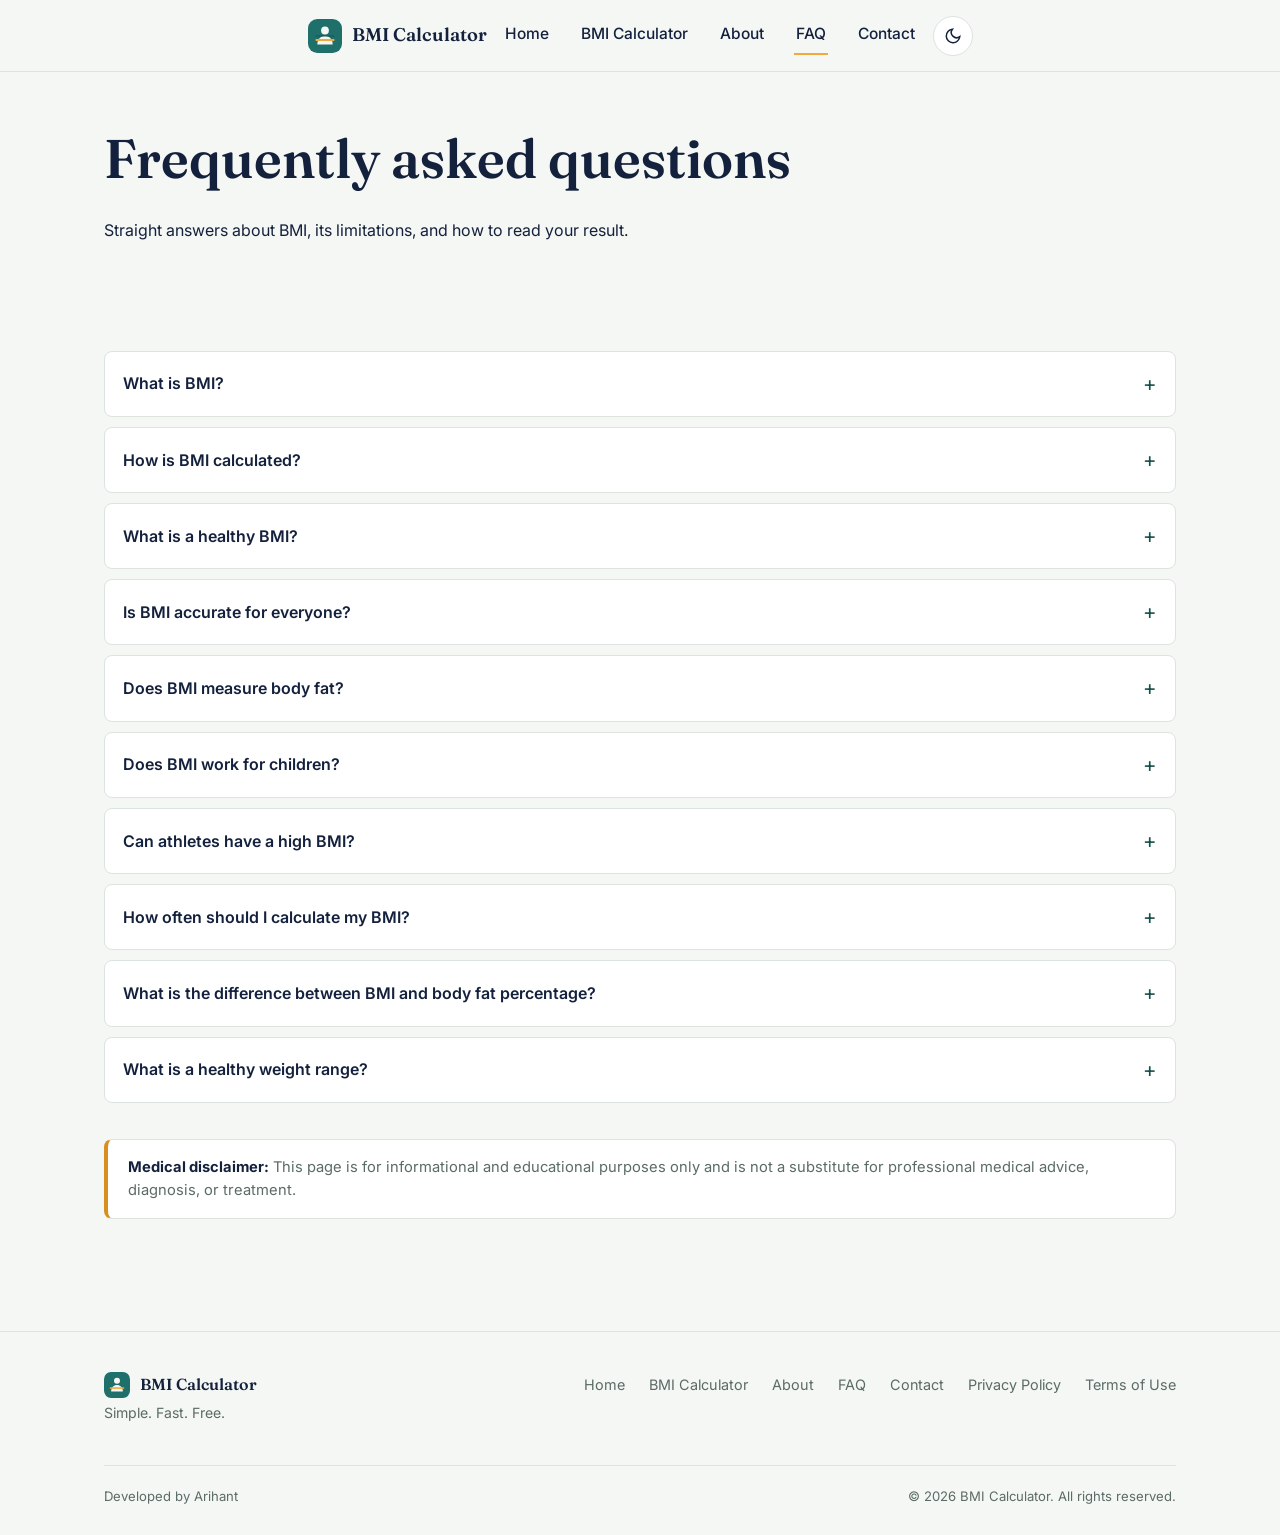
<file: faq.html>
<!DOCTYPE html>
<html lang="en">
<head>
<meta charset="UTF-8">
<meta name="viewport" content="width=device-width, initial-scale=1.0">
<title>BMI FAQ – Frequently Asked Questions | BMI Calculator</title>
<meta name="description" content="Answers to common questions about BMI: how it's calculated, what counts as a healthy BMI, its limitations, and how it applies to children and athletes.">
<link rel="canonical" href="https://bmiwise.pages.dev/faq.html">
<meta property="og:title" content="BMI FAQ – Frequently Asked Questions">
<meta property="og:description" content="Answers to common questions about BMI, healthy ranges, and its limitations.">
<meta property="og:type" content="website">
<meta property="og:url" content="https://bmiwise.pages.dev/faq.html">
<link rel="icon" href="favicon.svg" type="image/svg+xml">
<link rel="preconnect" href="https://fonts.googleapis.com">
<link rel="preconnect" href="https://fonts.gstatic.com" crossorigin>
<link href="https://fonts.googleapis.com/css2?family=Fraunces:opsz,wght@9..144,500;9..144,600&family=Inter:wght@400;500;600;700&family=IBM+Plex+Mono:wght@500;600&display=swap" rel="stylesheet">
<link rel="stylesheet" href="style.css">
<script type="application/ld+json">
{
  "@context": "https://schema.org",
  "@type": "FAQPage",
  "mainEntity": [
    {"@type":"Question","name":"What is BMI?","acceptedAnswer":{"@type":"Answer","text":"BMI, or Body Mass Index, is a screening number calculated from your weight and height that gives a general sense of whether your weight falls in a typical range."}},
    {"@type":"Question","name":"How is BMI calculated?","acceptedAnswer":{"@type":"Answer","text":"BMI is calculated as weight in kilograms divided by height in metres squared."}},
    {"@type":"Question","name":"What is a healthy BMI?","acceptedAnswer":{"@type":"Answer","text":"For adults, a BMI between 18.5 and 24.9 is generally categorized as normal weight."}},
    {"@type":"Question","name":"Is BMI accurate for everyone?","acceptedAnswer":{"@type":"Answer","text":"No. BMI is a general screening tool and may not accurately reflect health for every body type, age group, or population."}},
    {"@type":"Question","name":"Does BMI measure body fat?","acceptedAnswer":{"@type":"Answer","text":"No. BMI estimates a ratio between weight and height and does not directly measure body fat percentage."}},
    {"@type":"Question","name":"Does BMI work for children?","acceptedAnswer":{"@type":"Answer","text":"Adult BMI categories don't apply directly to children and teenagers, who are typically assessed using age- and sex-specific BMI percentiles."}},
    {"@type":"Question","name":"Can athletes have a high BMI?","acceptedAnswer":{"@type":"Answer","text":"Yes. Because BMI cannot distinguish muscle from fat, muscular individuals can have a higher BMI without excess body fat."}},
    {"@type":"Question","name":"How often should I calculate my BMI?","acceptedAnswer":{"@type":"Answer","text":"There's no fixed rule — some people check periodically alongside other health measures, rather than relying on BMI alone."}},
    {"@type":"Question","name":"What is the difference between BMI and body fat percentage?","acceptedAnswer":{"@type":"Answer","text":"BMI is a ratio of weight to height, while body fat percentage measures the proportion of your body that is fat tissue, usually requiring specialized equipment."}},
    {"@type":"Question","name":"What is a healthy weight range?","acceptedAnswer":{"@type":"Answer","text":"A healthy weight range is an estimate produced by applying standard BMI boundaries to your height, rather than a personalized medical target."}}
  ]
}
</script>
</head>
<body>
<a class="skip-link" href="#main">Skip to content</a>

<header class="site-header">
  <div class="container">
    <a href="index.html" class="brand">
      <svg viewBox="0 0 40 40" aria-hidden="true" focusable="false">
        <rect width="40" height="40" rx="11" fill="var(--teal)"/>
        <circle cx="20" cy="13.5" r="4.6" fill="var(--paper)"/>
        <path d="M11 30c0-6.5 4-10 9-10s9 3.5 9 10" fill="var(--paper)"/>
        <rect x="9" y="19" width="22" height="2" fill="var(--teal-dark)" opacity="0.5"/>
        <rect x="9" y="23.5" width="22" height="2.4" fill="var(--amber)"/>
      </svg>
      <span class="brand-full">BMI Calculator</span>
      <span class="brand-compact">BMI</span>
    </a>
    <nav class="main-nav" id="main-nav" aria-label="Primary">
      <a href="index.html">Home</a>
      <a href="index.html#calculator">BMI Calculator</a>
      <a href="about.html">About</a>
      <a href="faq.html" aria-current="page">FAQ</a>
      <a href="contact.html">Contact</a>
    </nav>
    <div class="header-actions">
      <button class="theme-toggle" type="button" aria-pressed="false" aria-label="Toggle dark mode">
        <svg class="icon-moon" viewBox="0 0 24 24" fill="none" stroke="currentColor" stroke-width="2" aria-hidden="true"><path d="M21 12.8A9 9 0 1 1 11.2 3a7 7 0 0 0 9.8 9.8Z"/></svg>
        <svg class="icon-sun" viewBox="0 0 24 24" fill="none" stroke="currentColor" stroke-width="2" aria-hidden="true"><circle cx="12" cy="12" r="4"/><path d="M12 2v3M12 19v3M4.2 4.2l2.1 2.1M17.7 17.7l2.1 2.1M2 12h3M19 12h3M4.2 19.8l2.1-2.1M17.7 6.3l2.1-2.1"/></svg>
      </button>
      <button class="nav-toggle" type="button" aria-expanded="false" aria-controls="main-nav" aria-label="Toggle menu">
        <svg viewBox="0 0 24 24" fill="none" stroke="currentColor" stroke-width="2" aria-hidden="true"><path d="M3 6h18M3 12h18M3 18h18"/></svg>
      </button>
    </div>
  </div>
</header>

<main id="main">
  <section class="page-hero">
    <div class="container">
      <h1>Frequently asked questions</h1>
      <p class="lead">Straight answers about BMI, its limitations, and how to read your result.</p>
    </div>
  </section>

  <section class="section">
    <div class="container">
      <div class="faq-list">

        <details class="faq-item">
          <summary>What is BMI?</summary>
          <div class="faq-answer"><p>Body Mass Index (BMI) is a screening number calculated from your weight and height. It gives a general sense of whether your weight falls within a typical range for your height — it isn't a measurement of body fat or a diagnosis.</p></div>
        </details>

        <details class="faq-item">
          <summary>How is BMI calculated?</summary>
          <div class="faq-answer"><p>For adults, BMI = weight in kilograms ÷ (height in metres)². If you use pounds and inches, the calculator converts these automatically before applying the same formula.</p></div>
        </details>

        <details class="faq-item">
          <summary>What is a healthy BMI?</summary>
          <div class="faq-answer"><p>For most adults, a BMI between 18.5 and 24.9 is categorized as "normal weight." This range is a population-level reference, not a guarantee of individual health.</p></div>
        </details>

        <details class="faq-item">
          <summary>Is BMI accurate for everyone?</summary>
          <div class="faq-answer"><p>No single number can capture everyone's health. BMI can be less informative for very muscular people, older adults, pregnant people, and certain ethnic groups, among others. It's a starting point, not a final answer.</p></div>
        </details>

        <details class="faq-item">
          <summary>Does BMI measure body fat?</summary>
          <div class="faq-answer"><p>No. BMI is a ratio of weight to height. It does not directly measure body fat percentage or where fat is distributed on the body.</p></div>
        </details>

        <details class="faq-item">
          <summary>Does BMI work for children?</summary>
          <div class="faq-answer"><p>Not in the same way as adults. Children and teenagers are generally assessed using age- and sex-specific BMI percentiles compared to growth charts, because healthy body composition changes as kids grow. A pediatrician is the right resource for interpreting a child's BMI.</p></div>
        </details>

        <details class="faq-item">
          <summary>Can athletes have a high BMI?</summary>
          <div class="faq-answer"><p>Yes. Because BMI can't distinguish muscle from fat, athletes and other muscular individuals sometimes fall into "overweight" or "obesity" categories despite having low body fat.</p></div>
        </details>

        <details class="faq-item">
          <summary>How often should I calculate my BMI?</summary>
          <div class="faq-answer"><p>There's no universal schedule. Some people check occasionally alongside other health markers. BMI is more useful as one data point over time than as a single snapshot.</p></div>
        </details>

        <details class="faq-item">
          <summary>What is the difference between BMI and body fat percentage?</summary>
          <div class="faq-answer"><p>BMI compares weight to height using a simple formula. Body fat percentage estimates how much of your body mass is fat tissue, typically using methods like skinfold calipers, bioelectrical impedance, or DEXA scans. They measure different things and can disagree for the same person.</p></div>
        </details>

        <details class="faq-item">
          <summary>What is a healthy weight range?</summary>
          <div class="faq-answer"><p>It's an estimated weight span produced by applying the standard adult BMI boundaries (18.5 and 24.9) to your height. It's a mathematical estimate rather than a personalized medical recommendation.</p></div>
        </details>

      </div>

      <div class="disclaimer" style="margin-top:36px">
        <strong>Medical disclaimer:</strong> This page is for informational and educational purposes only and is not a substitute for professional medical advice, diagnosis, or treatment.
      </div>
    </div>
  </section>
</main>

<footer class="site-footer">
  <div class="container">
    <div class="footer-top">
      <div>
        <div class="footer-brand">
          <svg viewBox="0 0 40 40" aria-hidden="true" focusable="false">
            <rect width="40" height="40" rx="11" fill="var(--teal)"/>
            <circle cx="20" cy="13.5" r="4.6" fill="var(--paper)"/>
            <path d="M11 30c0-6.5 4-10 9-10s9 3.5 9 10" fill="var(--paper)"/>
            <rect x="9" y="23.5" width="22" height="2.4" fill="var(--amber)"/>
          </svg>
          <span>BMI Calculator</span>
        </div>
        <p class="footer-tagline">Simple. Fast. Free.</p>
      </div>
      <ul class="footer-links">
        <li><a href="index.html">Home</a></li>
        <li><a href="index.html#calculator">BMI Calculator</a></li>
        <li><a href="about.html">About</a></li>
        <li><a href="faq.html">FAQ</a></li>
        <li><a href="contact.html">Contact</a></li>
        <li><a href="privacy.html">Privacy Policy</a></li>
        <li><a href="terms.html">Terms of Use</a></li>
      </ul>
    </div>
    <div class="footer-bottom">
      <span>Developed by Arihant</span>
      <span>© 2026 BMI Calculator. All rights reserved.</span>
    </div>
  </div>
</footer>

<script src="script.js"></script>
</body>
</html>
</file>
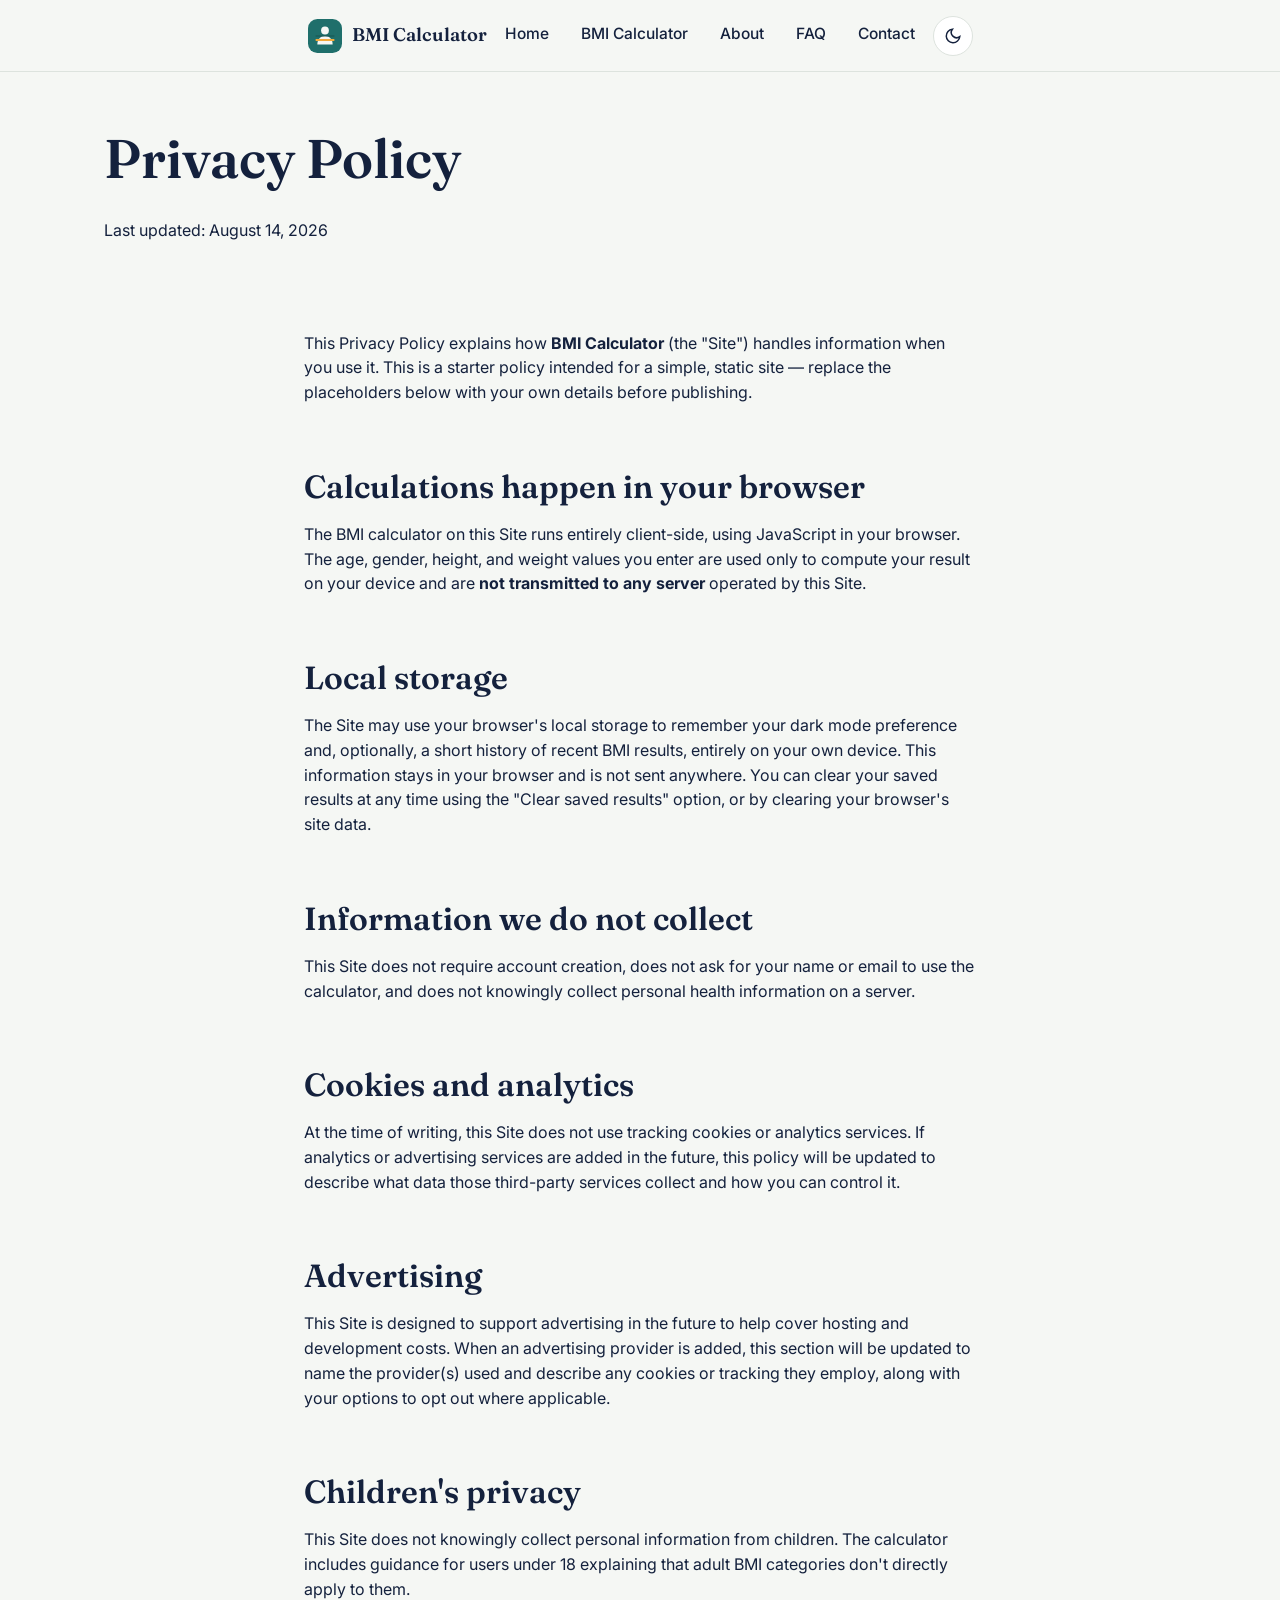
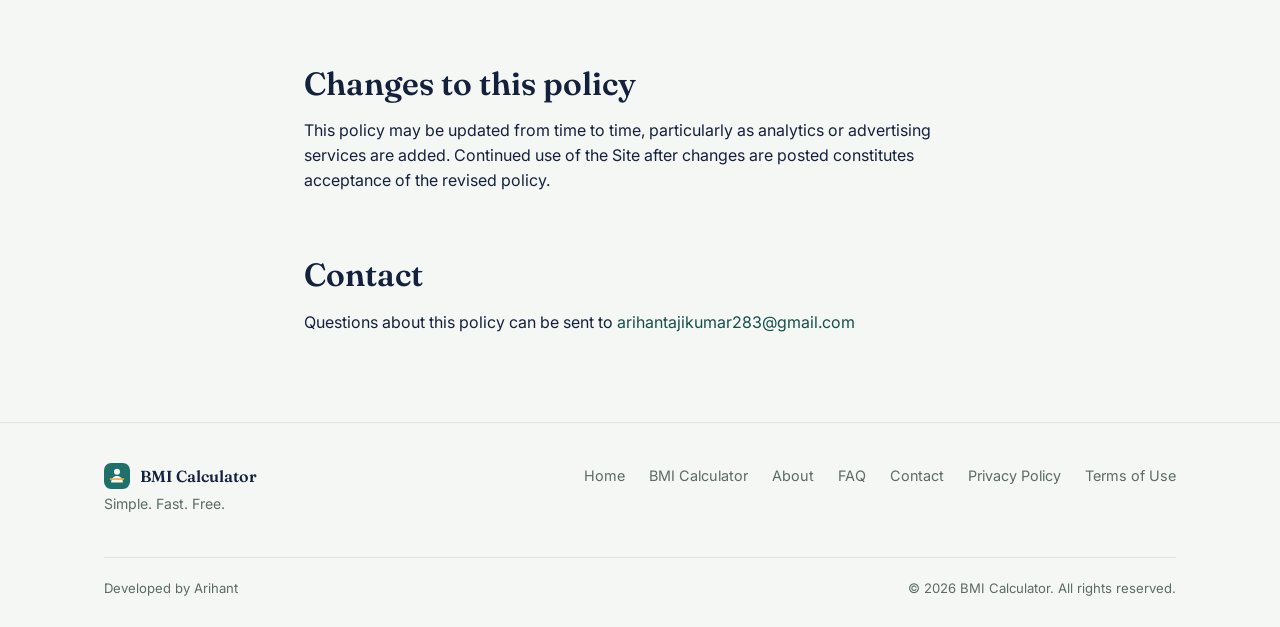
<file: privacy.html>
<!DOCTYPE html>
<html lang="en">
<head>
<meta charset="UTF-8">
<meta name="viewport" content="width=device-width, initial-scale=1.0">
<title>Privacy Policy | BMI Calculator</title>
<meta name="description" content="Privacy Policy for BMI Calculator, explaining what data is and isn't collected and how local storage is used.">
<link rel="canonical" href="https://bmiwise.pages.dev/privacy.html">
<link rel="icon" href="favicon.svg" type="image/svg+xml">
<link rel="preconnect" href="https://fonts.googleapis.com">
<link rel="preconnect" href="https://fonts.gstatic.com" crossorigin>
<link href="https://fonts.googleapis.com/css2?family=Fraunces:opsz,wght@9..144,500;9..144,600&family=Inter:wght@400;500;600;700&family=IBM+Plex+Mono:wght@500;600&display=swap" rel="stylesheet">
<link rel="stylesheet" href="style.css">
</head>
<body>
<a class="skip-link" href="#main">Skip to content</a>

<header class="site-header">
  <div class="container">
    <a href="index.html" class="brand">
      <svg viewBox="0 0 40 40" aria-hidden="true" focusable="false">
        <rect width="40" height="40" rx="11" fill="var(--teal)"/>
        <circle cx="20" cy="13.5" r="4.6" fill="var(--paper)"/>
        <path d="M11 30c0-6.5 4-10 9-10s9 3.5 9 10" fill="var(--paper)"/>
        <rect x="9" y="19" width="22" height="2" fill="var(--teal-dark)" opacity="0.5"/>
        <rect x="9" y="23.5" width="22" height="2.4" fill="var(--amber)"/>
      </svg>
      <span class="brand-full">BMI Calculator</span>
      <span class="brand-compact">BMI</span>
    </a>
    <nav class="main-nav" id="main-nav" aria-label="Primary">
      <a href="index.html">Home</a>
      <a href="index.html#calculator">BMI Calculator</a>
      <a href="about.html">About</a>
      <a href="faq.html">FAQ</a>
      <a href="contact.html">Contact</a>
    </nav>
    <div class="header-actions">
      <button class="theme-toggle" type="button" aria-pressed="false" aria-label="Toggle dark mode">
        <svg class="icon-moon" viewBox="0 0 24 24" fill="none" stroke="currentColor" stroke-width="2" aria-hidden="true"><path d="M21 12.8A9 9 0 1 1 11.2 3a7 7 0 0 0 9.8 9.8Z"/></svg>
        <svg class="icon-sun" viewBox="0 0 24 24" fill="none" stroke="currentColor" stroke-width="2" aria-hidden="true"><circle cx="12" cy="12" r="4"/><path d="M12 2v3M12 19v3M4.2 4.2l2.1 2.1M17.7 17.7l2.1 2.1M2 12h3M19 12h3M4.2 19.8l2.1-2.1M17.7 6.3l2.1-2.1"/></svg>
      </button>
      <button class="nav-toggle" type="button" aria-expanded="false" aria-controls="main-nav" aria-label="Toggle menu">
        <svg viewBox="0 0 24 24" fill="none" stroke="currentColor" stroke-width="2" aria-hidden="true"><path d="M3 6h18M3 12h18M3 18h18"/></svg>
      </button>
    </div>
  </div>
</header>

<main id="main">
  <section class="page-hero">
    <div class="container">
      <h1>Privacy Policy</h1>
     <p class="lead">Last updated: August 14, 2026</p>
    </div>
  </section>

  <section class="section">
    <div class="container content-block">
      <p>This Privacy Policy explains how <strong>BMI Calculator</strong> (the "Site") handles information when you use it. This is a starter policy intended for a simple, static site — replace the placeholders below with your own details before publishing.</p>

      <h2>Calculations happen in your browser</h2>
      <p>The BMI calculator on this Site runs entirely client-side, using JavaScript in your browser. The age, gender, height, and weight values you enter are used only to compute your result on your device and are <strong>not transmitted to any server</strong> operated by this Site.</p>

      <h2>Local storage</h2>
      <p>The Site may use your browser's local storage to remember your dark mode preference and, optionally, a short history of recent BMI results, entirely on your own device. This information stays in your browser and is not sent anywhere. You can clear your saved results at any time using the "Clear saved results" option, or by clearing your browser's site data.</p>

      <h2>Information we do not collect</h2>
      <p>This Site does not require account creation, does not ask for your name or email to use the calculator, and does not knowingly collect personal health information on a server.</p>

      <h2>Cookies and analytics</h2>
      <p>At the time of writing, this Site does not use tracking cookies or analytics services. If analytics or advertising services are added in the future, this policy will be updated to describe what data those third-party services collect and how you can control it. </p>

      <h2>Advertising</h2>
      <p>This Site is designed to support advertising in the future to help cover hosting and development costs. When an advertising provider is added, this section will be updated to name the provider(s) used and describe any cookies or tracking they employ, along with your options to opt out where applicable.</p>

      <h2>Children's privacy</h2>
      <p>This Site does not knowingly collect personal information from children. The calculator includes guidance for users under 18 explaining that adult BMI categories don't directly apply to them.</p>

      <h2>Changes to this policy</h2>
      <p>This policy may be updated from time to time, particularly as analytics or advertising services are added. Continued use of the Site after changes are posted constitutes acceptance of the revised policy.</p>

      <h2>Contact</h2>
      <p>Questions about this policy can be sent to <a href="mailto:arihantajikumar283@gmail.com">arihantajikumar283@gmail.com</a>
    </div>
  </section>
</main>

<footer class="site-footer">
  <div class="container">
    <div class="footer-top">
      <div>
        <div class="footer-brand">
          <svg viewBox="0 0 40 40" aria-hidden="true" focusable="false">
            <rect width="40" height="40" rx="11" fill="var(--teal)"/>
            <circle cx="20" cy="13.5" r="4.6" fill="var(--paper)"/>
            <path d="M11 30c0-6.5 4-10 9-10s9 3.5 9 10" fill="var(--paper)"/>
            <rect x="9" y="23.5" width="22" height="2.4" fill="var(--amber)"/>
          </svg>
          <span>BMI Calculator</span>
        </div>
        <p class="footer-tagline">Simple. Fast. Free.</p>
      </div>
      <ul class="footer-links">
        <li><a href="index.html">Home</a></li>
        <li><a href="index.html#calculator">BMI Calculator</a></li>
        <li><a href="about.html">About</a></li>
        <li><a href="faq.html">FAQ</a></li>
        <li><a href="contact.html">Contact</a></li>
        <li><a href="privacy.html">Privacy Policy</a></li>
        <li><a href="terms.html">Terms of Use</a></li>
      </ul>
    </div>
    <div class="footer-bottom">
      <span>Developed by Arihant</span>
      <span>© 2026 BMI Calculator. All rights reserved.</span>
    </div>
  </div>
</footer>

<script src="script.js"></script>
</body>
</html>
</file>
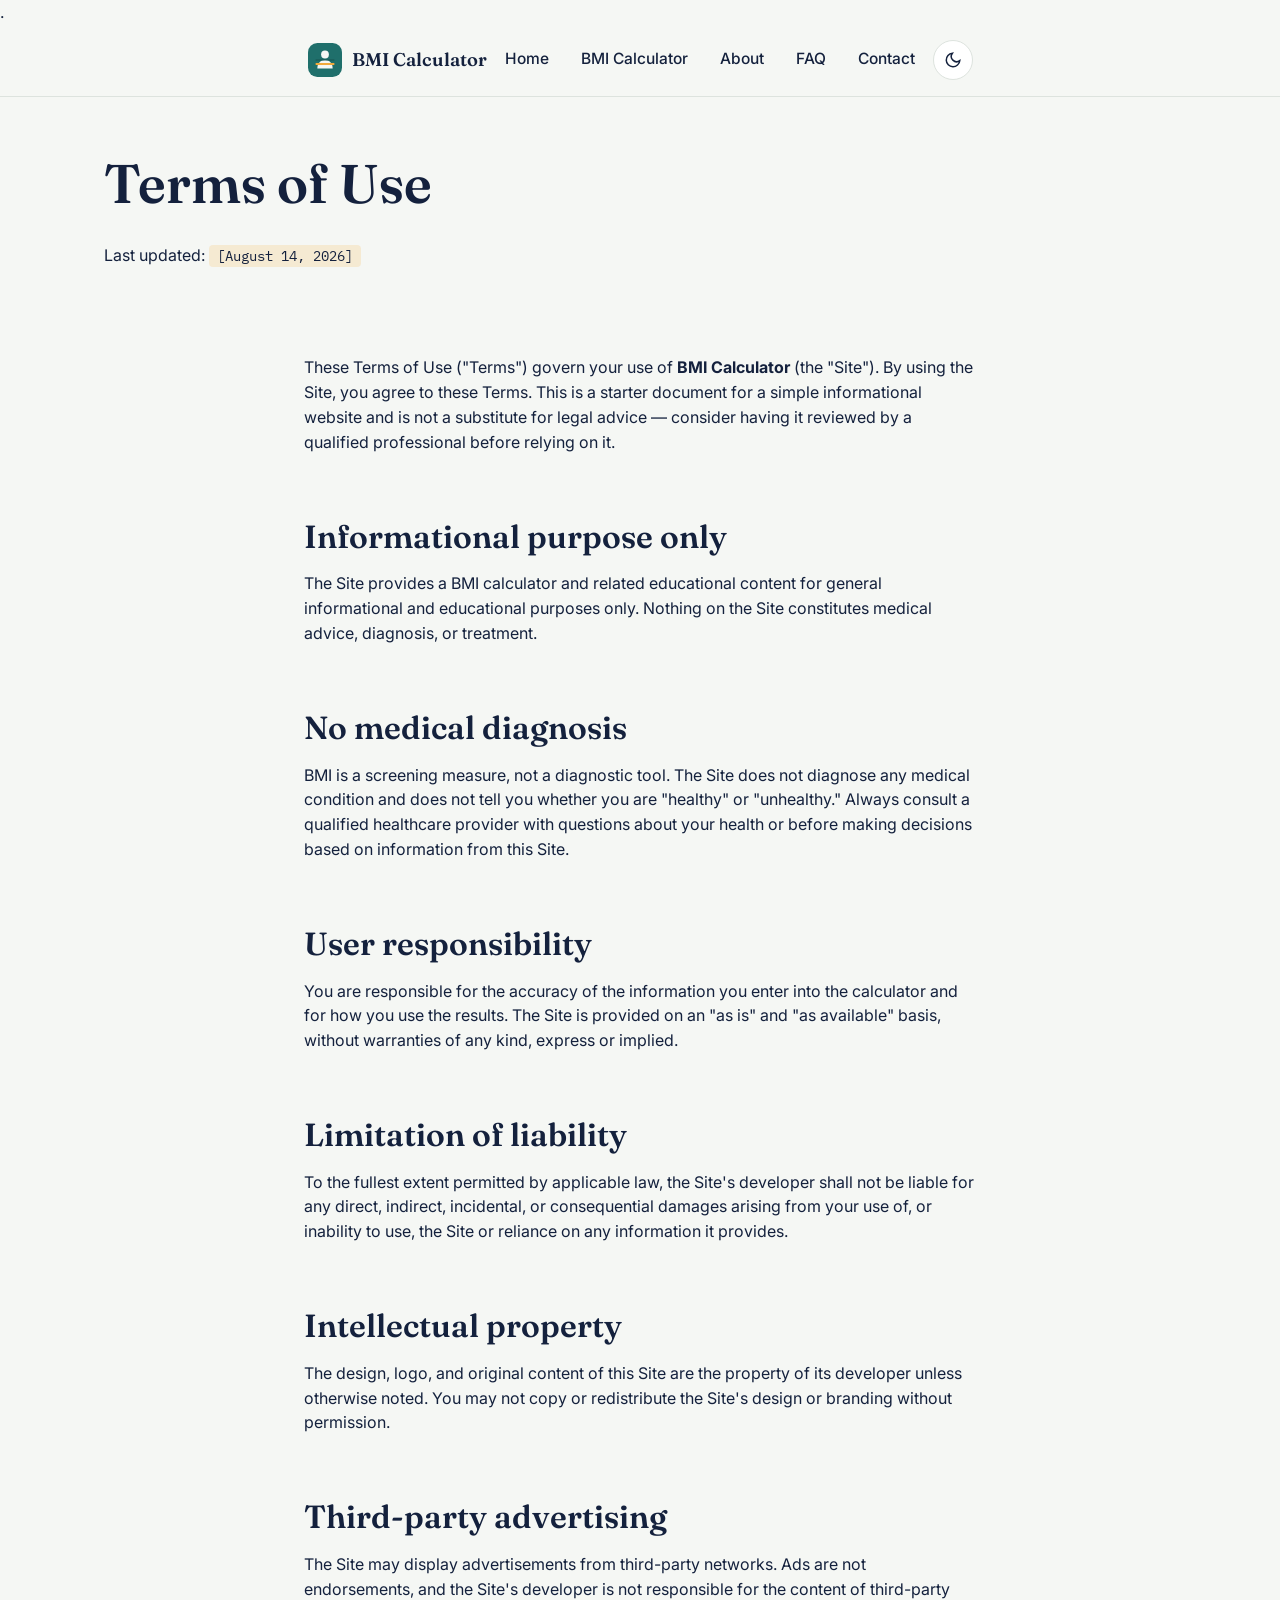
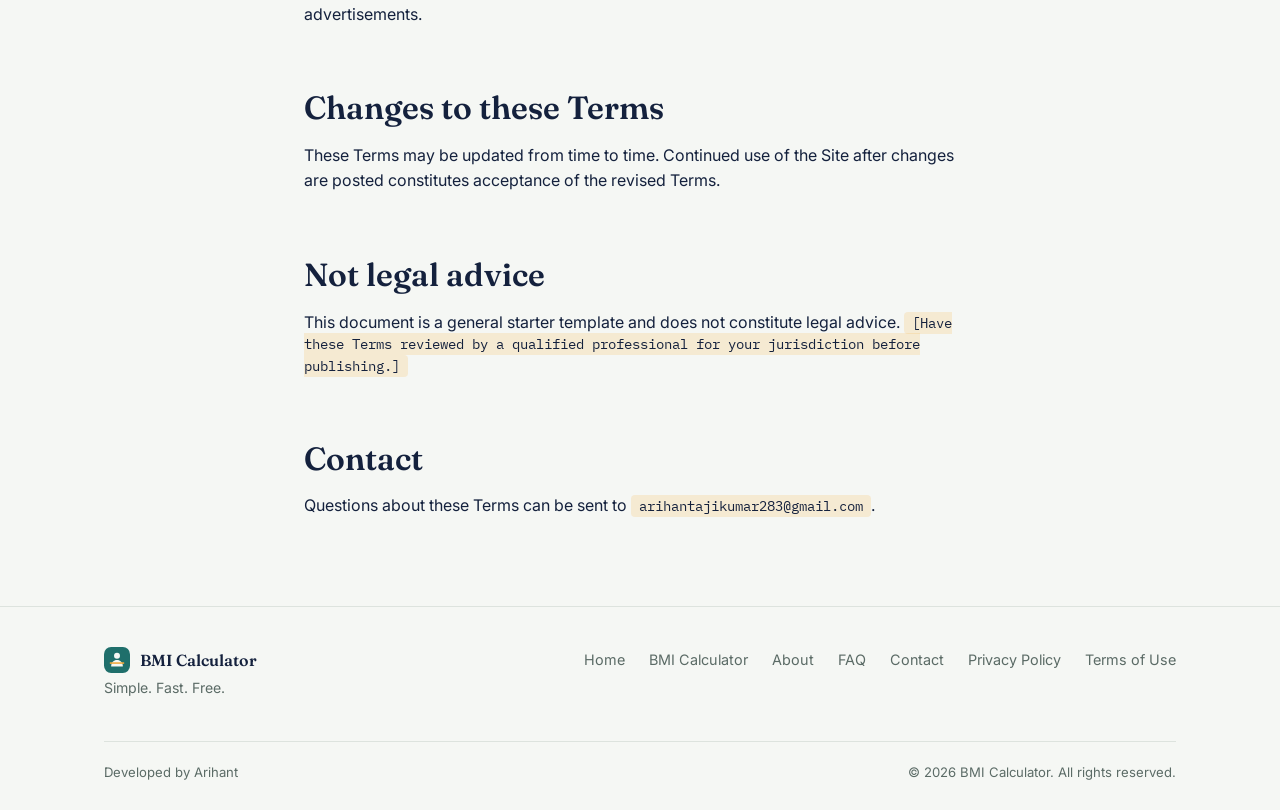
<file: terms.html>
.<!DOCTYPE html>
<html lang="en">
<head>
<meta charset="UTF-8">
<meta name="viewport" content="width=device-width, initial-scale=1.0">
<title>Terms of Use | BMI Calculator</title>
<meta name="description" content="Terms of Use for BMI Calculator, covering informational purpose, user responsibility, and limitation of liability.">
<link rel="canonical" href="https://bmiwise.pages.dev/terms.html">
<link rel="icon" href="favicon.svg" type="image/svg+xml">
<link rel="preconnect" href="https://fonts.googleapis.com">
<link rel="preconnect" href="https://fonts.gstatic.com" crossorigin>
<link href="https://fonts.googleapis.com/css2?family=Fraunces:opsz,wght@9..144,500;9..144,600&family=Inter:wght@400;500;600;700&family=IBM+Plex+Mono:wght@500;600&display=swap" rel="stylesheet">
<link rel="stylesheet" href="style.css">
</head>
<body>
<a class="skip-link" href="#main">Skip to content</a>

<header class="site-header">
  <div class="container">
    <a href="index.html" class="brand">
      <svg viewBox="0 0 40 40" aria-hidden="true" focusable="false">
        <rect width="40" height="40" rx="11" fill="var(--teal)"/>
        <circle cx="20" cy="13.5" r="4.6" fill="var(--paper)"/>
        <path d="M11 30c0-6.5 4-10 9-10s9 3.5 9 10" fill="var(--paper)"/>
        <rect x="9" y="19" width="22" height="2" fill="var(--teal-dark)" opacity="0.5"/>
        <rect x="9" y="23.5" width="22" height="2.4" fill="var(--amber)"/>
      </svg>
      <span class="brand-full">BMI Calculator</span>
      <span class="brand-compact">BMI</span>
    </a>
    <nav class="main-nav" id="main-nav" aria-label="Primary">
      <a href="index.html">Home</a>
      <a href="index.html#calculator">BMI Calculator</a>
      <a href="about.html">About</a>
      <a href="faq.html">FAQ</a>
      <a href="contact.html">Contact</a>
    </nav>
    <div class="header-actions">
      <button class="theme-toggle" type="button" aria-pressed="false" aria-label="Toggle dark mode">
        <svg class="icon-moon" viewBox="0 0 24 24" fill="none" stroke="currentColor" stroke-width="2" aria-hidden="true"><path d="M21 12.8A9 9 0 1 1 11.2 3a7 7 0 0 0 9.8 9.8Z"/></svg>
        <svg class="icon-sun" viewBox="0 0 24 24" fill="none" stroke="currentColor" stroke-width="2" aria-hidden="true"><circle cx="12" cy="12" r="4"/><path d="M12 2v3M12 19v3M4.2 4.2l2.1 2.1M17.7 17.7l2.1 2.1M2 12h3M19 12h3M4.2 19.8l2.1-2.1M17.7 6.3l2.1-2.1"/></svg>
      </button>
      <button class="nav-toggle" type="button" aria-expanded="false" aria-controls="main-nav" aria-label="Toggle menu">
        <svg viewBox="0 0 24 24" fill="none" stroke="currentColor" stroke-width="2" aria-hidden="true"><path d="M3 6h18M3 12h18M3 18h18"/></svg>
      </button>
    </div>
  </div>
</header>

<main id="main">
  <section class="page-hero">
    <div class="container">
      <h1>Terms of Use</h1>
      <p class="lead">Last updated: <span class="placeholder-tag">[August 14, 2026]</span></p>
    </div>
  </section>

  <section class="section">
    <div class="container content-block">
      <p>These Terms of Use ("Terms") govern your use of <strong>BMI Calculator</strong> (the "Site"). By using the Site, you agree to these Terms. This is a starter document for a simple informational website and is not a substitute for legal advice — consider having it reviewed by a qualified professional before relying on it.</p>

      <h2>Informational purpose only</h2>
      <p>The Site provides a BMI calculator and related educational content for general informational and educational purposes only. Nothing on the Site constitutes medical advice, diagnosis, or treatment.</p>

      <h2>No medical diagnosis</h2>
      <p>BMI is a screening measure, not a diagnostic tool. The Site does not diagnose any medical condition and does not tell you whether you are "healthy" or "unhealthy." Always consult a qualified healthcare provider with questions about your health or before making decisions based on information from this Site.</p>

      <h2>User responsibility</h2>
      <p>You are responsible for the accuracy of the information you enter into the calculator and for how you use the results. The Site is provided on an "as is" and "as available" basis, without warranties of any kind, express or implied.</p>

      <h2>Limitation of liability</h2>
      <p>To the fullest extent permitted by applicable law, the Site's developer shall not be liable for any direct, indirect, incidental, or consequential damages arising from your use of, or inability to use, the Site or reliance on any information it provides.</p>

      <h2>Intellectual property</h2>
      <p>The design, logo, and original content of this Site are the property of its developer unless otherwise noted. You may not copy or redistribute the Site's design or branding without permission.</p>

      <h2>Third-party advertising</h2>
      <p>The Site may display advertisements from third-party networks. Ads are not endorsements, and the Site's developer is not responsible for the content of third-party advertisements.</p>

      <h2>Changes to these Terms</h2>
      <p>These Terms may be updated from time to time. Continued use of the Site after changes are posted constitutes acceptance of the revised Terms.</p>

      <h2>Not legal advice</h2>
      <p>This document is a general starter template and does not constitute legal advice. <span class="placeholder-tag">[Have these Terms reviewed by a qualified professional for your jurisdiction before publishing.]</span></p>

      <h2>Contact</h2>
      <p>Questions about these Terms can be sent to <span class="placeholder-tag">arihantajikumar283@gmail.com</span>.</p>
    </div>
  </section>
</main>

<footer class="site-footer">
  <div class="container">
    <div class="footer-top">
      <div>
        <div class="footer-brand">
          <svg viewBox="0 0 40 40" aria-hidden="true" focusable="false">
            <rect width="40" height="40" rx="11" fill="var(--teal)"/>
            <circle cx="20" cy="13.5" r="4.6" fill="var(--paper)"/>
            <path d="M11 30c0-6.5 4-10 9-10s9 3.5 9 10" fill="var(--paper)"/>
            <rect x="9" y="23.5" width="22" height="2.4" fill="var(--amber)"/>
          </svg>
          <span>BMI Calculator</span>
        </div>
        <p class="footer-tagline">Simple. Fast. Free.</p>
      </div>
      <ul class="footer-links">
        <li><a href="index.html">Home</a></li>
        <li><a href="index.html#calculator">BMI Calculator</a></li>
        <li><a href="about.html">About</a></li>
        <li><a href="faq.html">FAQ</a></li>
        <li><a href="contact.html">Contact</a></li>
        <li><a href="privacy.html">Privacy Policy</a></li>
        <li><a href="terms.html">Terms of Use</a></li>
      </ul>
    </div>
    <div class="footer-bottom">
      <span>Developed by Arihant</span>
      <span>© 2026 BMI Calculator. All rights reserved.</span>
    </div>
  </div>
</footer>

<script src="script.js"></script>
</body>
</html>
</file>
<file: style.css>
/* =========================================================
   BMI Calculator — style.css
   Design language: "instrument readout" — a digital scale
   display paired with a measuring-tape tick rhythm.
   ========================================================= */

/* ---------- Design tokens ---------- */
:root {
  /* Brand colors */
  --ink: #14213D;          /* primary text, dark navy */
  --teal: #1F6F6B;         /* primary brand color */
  --teal-dark: #164F4C;
  --amber: #F2A93B;        /* accent — CTA, gauge marker */
  --amber-dark: #D98F1F;

  /* Neutrals */
  --paper: #F5F7F4;        /* page background */
  --surface: #FFFFFF;      /* card surface */
  --line: #DDE3DE;         /* hairline borders */
  --muted: #5B6B66;        /* secondary text */

  /* Category colors (never used alone — always paired with text/icon) */
  --cat-under: #3E7CB8;
  --cat-normal: #2E8F63;
  --cat-over: #D98F1F;
  --cat-obese: #C0503F;

  /* Type */
  --font-display: "Fraunces", Georgia, serif;
  --font-body: "Inter", -apple-system, BlinkMacSystemFont, "Segoe UI", sans-serif;
  --font-mono: "IBM Plex Mono", "SFMono-Regular", Consolas, monospace;

  /* Layout */
  --maxw: 1120px;
  --radius: 14px;
  --radius-sm: 8px;
  --shadow: 0 2px 10px rgba(20, 33, 61, 0.06), 0 12px 32px rgba(20, 33, 61, 0.06);
  --header-h: 72px;

  color-scheme: light;
}

[data-theme="dark"] {
  --ink: #E7ECEF;
  --teal: #4FBDB6;
  --teal-dark: #2E8A84;
  --amber: #F2B75C;
  --amber-dark: #D99A2E;

  --paper: #0F1720;
  --surface: #182430;
  --line: #2A3946;
  --muted: #9DB0AC;

  --cat-under: #6FA8DC;
  --cat-normal: #5FBF8E;
  --cat-over: #E3A94A;
  --cat-obese: #E07A68;

  --shadow: 0 2px 12px rgba(0, 0, 0, 0.35), 0 20px 40px rgba(0, 0, 0, 0.3);
  color-scheme: dark;
}

/* ---------- Reset ---------- */
* { box-sizing: border-box; }
html, body { margin: 0; padding: 0; }
img, svg { display: block; max-width: 100%; }
button { font-family: inherit; }
ul { margin: 0; padding: 0; }

html {
  scroll-behavior: smooth;
}
@media (prefers-reduced-motion: reduce) {
  html { scroll-behavior: auto; }
  *, *::before, *::after { animation-duration: 0.001ms !important; transition-duration: 0.001ms !important; }
}

body {
  font-family: var(--font-body);
  background: var(--paper);
  color: var(--ink);
  line-height: 1.55;
  -webkit-font-smoothing: antialiased;
  transition: background-color 0.25s ease, color 0.25s ease;
  overflow-x: hidden;
}

a { color: var(--teal-dark); text-decoration: none; }
[data-theme="dark"] a { color: var(--teal); }
a:hover { text-decoration: underline; }

h1, h2, h3 {
  font-family: var(--font-display);
  color: var(--ink);
  line-height: 1.15;
  margin: 0 0 0.5em;
  font-optical-sizing: auto;
}

h1 { font-size: clamp(2.2rem, 4.5vw, 3.4rem); font-weight: 600; }
h2 { font-size: clamp(1.5rem, 2.6vw, 2rem); font-weight: 600; }
h3 { font-size: 1.15rem; font-weight: 600; }

p { margin: 0 0 1em; color: var(--ink); }
.muted { color: var(--muted); }

.container {
  max-width: var(--maxw);
  margin: 0 auto;
  padding: 0 24px;
}

.visually-hidden {
  position: absolute;
  width: 1px; height: 1px;
  overflow: hidden;
  clip: rect(0 0 0 0);
  white-space: nowrap;
}

/* Focus visibility */
a:focus-visible,
button:focus-visible,
input:focus-visible,
select:focus-visible,
summary:focus-visible,
[tabindex]:focus-visible {
  outline: 3px solid var(--amber-dark);
  outline-offset: 2px;
  border-radius: 4px;
}

/* Tick-rule divider — the site's recurring measurement motif */
.tick-rule {
  height: 14px;
  background-image: repeating-linear-gradient(
    to right,
    var(--line) 0, var(--line) 1px, transparent 1px, transparent 12px
  );
  background-position: bottom;
  background-size: 100% 10px;
  background-repeat: repeat-x;
  border-bottom: 1px solid var(--line);
  margin: 0 0 48px;
}

/* ---------- Skip link ---------- */
.skip-link {
  position: absolute;
  left: -999px;
  top: 0;
  background: var(--ink);
  color: var(--paper);
  padding: 10px 16px;
  z-index: 200;
  border-radius: 0 0 8px 0;
}
.skip-link:focus {
  left: 0;
}

/* ---------- Header ---------- */
.site-header {
  position: sticky;
  top: 0;
  z-index: 100;
  background: var(--paper);
  border-bottom: 1px solid var(--line);
  height: var(--header-h);
  display: flex;
  align-items: center;
}
.site-header .container {
  display: flex;
  align-items: center;
  justify-content: space-between;
  gap: 16px;
}

.brand {
  display: flex;
  align-items: center;
  gap: 10px;
  font-family: var(--font-display);
  font-weight: 600;
  font-size: 1.15rem;
  color: var(--ink);
}
.brand:hover { text-decoration: none; }
.brand svg { width: 34px; height: 34px; flex-shrink: 0; }
.brand .brand-compact { display: none; }

.main-nav {
  display: flex;
  align-items: center;
  gap: 28px;
}
.main-nav a {
  color: var(--ink);
  font-size: 0.97rem;
  font-weight: 500;
  padding: 6px 2px;
  border-bottom: 2px solid transparent;
}
.main-nav a:hover,
.main-nav a[aria-current="page"] {
  border-bottom-color: var(--amber);
  text-decoration: none;
}

.header-actions {
  display: flex;
  align-items: center;
  gap: 10px;
}

.theme-toggle {
  width: 40px;
  height: 40px;
  border-radius: 50%;
  border: 1px solid var(--line);
  background: var(--surface);
  display: inline-flex;
  align-items: center;
  justify-content: center;
  cursor: pointer;
  color: var(--ink);
  transition: transform 0.2s ease, background-color 0.2s ease;
}
.theme-toggle:hover { transform: rotate(15deg); }
.theme-toggle svg { width: 18px; height: 18px; }
.theme-toggle .icon-sun { display: none; }
[data-theme="dark"] .theme-toggle .icon-moon { display: none; }
[data-theme="dark"] .theme-toggle .icon-sun { display: block; }

.nav-toggle {
  display: none;
  width: 40px;
  height: 40px;
  border: 1px solid var(--line);
  border-radius: var(--radius-sm);
  background: var(--surface);
  align-items: center;
  justify-content: center;
  cursor: pointer;
}
.nav-toggle svg { width: 20px; height: 20px; color: var(--ink); }

@media (max-width: 820px) {
  .main-nav {
    position: absolute;
    top: var(--header-h);
    left: 0;
    right: 0;
    background: var(--paper);
    border-bottom: 1px solid var(--line);
    flex-direction: column;
    align-items: stretch;
    gap: 0;
    padding: 8px 24px 16px;
    display: none;
    box-shadow: var(--shadow);
  }
  .main-nav.open { display: flex; }
  .main-nav a {
    padding: 12px 0;
    border-bottom: 1px solid var(--line);
  }
  .nav-toggle { display: inline-flex; }
  .brand .brand-full { display: none; }
  .brand .brand-compact { display: inline; }
}

/* ---------- Hero ---------- */
.hero {
  padding: 64px 0 40px;
}
.hero .container {
  display: grid;
  grid-template-columns: 1.1fr 0.9fr;
  gap: 48px;
  align-items: center;
}
.hero-eyebrow {
  display: inline-flex;
  align-items: center;
  gap: 8px;
  font-family: var(--font-mono);
  font-size: 0.75rem;
  letter-spacing: 0.08em;
  text-transform: uppercase;
  color: var(--teal-dark);
  background: rgba(31, 111, 107, 0.08);
  padding: 6px 12px;
  border-radius: 999px;
  margin-bottom: 18px;
}
[data-theme="dark"] .hero-eyebrow { color: var(--teal); background: rgba(79, 189, 182, 0.12); }

.hero p.lead {
  font-size: 1.15rem;
  color: var(--muted);
  max-width: 46ch;
}
.btn {
  display: inline-flex;
  align-items: center;
  gap: 8px;
  font-weight: 600;
  font-size: 1rem;
  padding: 14px 26px;
  border-radius: 999px;
  border: none;
  cursor: pointer;
  transition: transform 0.15s ease, box-shadow 0.15s ease, background-color 0.15s ease;
  font-family: var(--font-body);
}
.btn-primary {
  background: var(--amber);
  color: #1A1204;
}
.btn-primary:hover { background: var(--amber-dark); transform: translateY(-1px); }
.btn-secondary {
  background: transparent;
  color: var(--ink);
  border: 1px solid var(--line);
}
.btn-secondary:hover { border-color: var(--teal); color: var(--teal-dark); }
[data-theme="dark"] .btn-secondary:hover { color: var(--teal); }

.hero-actions { display: flex; gap: 14px; margin-top: 8px; flex-wrap: wrap; }

/* Hero dial illustration */
.hero-dial-wrap { display: flex; justify-content: center; }
.hero-dial { width: min(320px, 100%); height: auto; }
.dial-needle {
  transform-origin: 160px 160px;
  animation: needle-settle 1.6s cubic-bezier(.2,.9,.25,1) 0.2s both;
}
@keyframes needle-settle {
  0% { transform: rotate(-70deg); }
  60% { transform: rotate(28deg); }
  100% { transform: rotate(14deg); }
}
@media (prefers-reduced-motion: reduce) {
  .dial-needle { animation: none; transform: rotate(14deg); }
}

@media (max-width: 900px) {
  .hero .container { grid-template-columns: 1fr; text-align: left; }
  .hero-dial-wrap { order: -1; margin-bottom: 8px; }
  .hero-dial { width: 200px; }
}

/* ---------- Ad slots ---------- */
.ad-slot {
  border: 1px dashed var(--line);
  border-radius: var(--radius-sm);
  background: var(--surface);
  color: var(--muted);
  font-family: var(--font-mono);
  font-size: 0.72rem;
  letter-spacing: 0.08em;
  text-transform: uppercase;
  display: flex;
  align-items: center;
  justify-content: center;
  text-align: center;
  padding: 18px;
  margin: 32px auto;
}
.ad-slot-banner { max-width: var(--maxw); min-height: 90px; margin-left: 24px; margin-right: 24px; }
.ad-slot-inline { min-height: 100px; }
.ad-slot-sidebar { min-height: 250px; }

/* ---------- Calculator ---------- */
.calculator-section { padding: 8px 0 56px; }
.calculator-card {
  background: var(--surface);
  border: 1px solid var(--line);
  border-radius: var(--radius);
  box-shadow: var(--shadow);
  padding: 32px;
}

.unit-switch {
  display: inline-flex;
  border: 1px solid var(--line);
  border-radius: 999px;
  padding: 4px;
  background: var(--paper);
  margin-bottom: 24px;
}
.unit-switch button {
  border: none;
  background: transparent;
  padding: 8px 18px;
  border-radius: 999px;
  font-weight: 600;
  font-size: 0.9rem;
  color: var(--muted);
  cursor: pointer;
}
.unit-switch button[aria-pressed="true"] {
  background: var(--teal);
  color: #fff;
}

.form-grid {
  display: grid;
  grid-template-columns: repeat(2, 1fr);
  gap: 20px;
}
.field { display: flex; flex-direction: column; gap: 6px; }
.field.full { grid-column: 1 / -1; }
.field label {
  font-size: 0.85rem;
  font-weight: 600;
  color: var(--ink);
}
.field .hint { font-size: 0.78rem; color: var(--muted); }

.input-row { display: flex; gap: 10px; }
.input-suffix-wrap {
  position: relative;
  flex: 1;
  min-width: 0;
}
input[type="number"], input[type="text"], select {
  width: 100%;
  padding: 12px 14px;
  border: 1px solid var(--line);
  border-radius: var(--radius-sm);
  background: var(--surface);
  color: var(--ink);
  font-size: 1rem;
  font-family: var(--font-body);
  transition: border-color 0.15s ease;
}
input[type="number"]::-webkit-outer-spin-button,
input[type="number"]::-webkit-inner-spin-button { margin-left: 4px; }
input:focus, select:focus { border-color: var(--teal); }
.input-suffix {
  position: absolute;
  right: 12px;
  top: 50%;
  transform: translateY(-50%);
  font-size: 0.82rem;
  color: var(--muted);
  pointer-events: none;
}

fieldset.field {
  border: none;
  padding: 0;
  margin: 0;
}
.radio-row { display: flex; gap: 8px; flex-wrap: wrap; }
.radio-pill {
  position: relative;
}
.radio-pill input {
  position: absolute;
  opacity: 0;
  width: 100%; height: 100%;
  cursor: pointer;
  margin: 0;
}
.radio-pill span {
  display: inline-flex;
  padding: 9px 16px;
  border: 1px solid var(--line);
  border-radius: 999px;
  font-size: 0.88rem;
  color: var(--ink);
  cursor: pointer;
}
.radio-pill input:checked + span {
  background: var(--teal);
  border-color: var(--teal);
  color: #fff;
}
.radio-pill input:focus-visible + span {
  outline: 3px solid var(--amber-dark);
  outline-offset: 2px;
}

.field-error {
  font-size: 0.8rem;
  color: var(--cat-obese);
  min-height: 1.1em;
}
input[aria-invalid="true"] { border-color: var(--cat-obese); }

.form-actions {
  display: flex;
  gap: 12px;
  margin-top: 26px;
  flex-wrap: wrap;
}

/* ---------- Results ---------- */
.results-panel {
  margin-top: 32px;
  padding-top: 28px;
  border-top: 1px solid var(--line);
  display: none;
}
.results-panel.visible {
  display: block;
  animation: fade-up 0.35s ease both;
}
@keyframes fade-up {
  from { opacity: 0; transform: translateY(8px); }
  to { opacity: 1; transform: translateY(0); }
}

.readout {
  display: flex;
  align-items: flex-end;
  gap: 24px;
  flex-wrap: wrap;
  background: var(--ink);
  border-radius: var(--radius);
  padding: 24px 28px;
  color: var(--paper);
}
[data-theme="dark"] .readout { background: #0B1116; }
.readout-label {
  font-family: var(--font-mono);
  font-size: 0.72rem;
  letter-spacing: 0.12em;
  text-transform: uppercase;
  color: rgba(245, 247, 244, 0.6);
  margin-bottom: 6px;
}
.readout-value {
  font-family: var(--font-mono);
  font-size: clamp(2.6rem, 8vw, 4.2rem);
  font-weight: 600;
  letter-spacing: 0.02em;
  color: var(--amber);
  line-height: 1;
}
.readout-category {
  font-family: var(--font-display);
  font-size: 1.3rem;
  font-weight: 600;
  color: #fff;
}
.readout-category .cat-dot {
  display: inline-block;
  width: 10px; height: 10px;
  border-radius: 50%;
  margin-right: 8px;
}

.gauge-wrap { margin-top: 28px; }
.gauge-labels {
  display: flex;
  justify-content: space-between;
  font-size: 0.72rem;
  font-family: var(--font-mono);
  text-transform: uppercase;
  letter-spacing: 0.05em;
  color: var(--muted);
  margin-bottom: 6px;
}
.gauge-track {
  position: relative;
  height: 16px;
  border-radius: 999px;
  overflow: visible;
  display: flex;
}
.gauge-seg { height: 100%; }
.gauge-seg:first-child { border-radius: 999px 0 0 999px; }
.gauge-seg:last-child { border-radius: 0 999px 999px 0; }
.gauge-seg.under { background: var(--cat-under); flex: 18.5; }
.gauge-seg.normal { background: var(--cat-normal); flex: 6.4; }
.gauge-seg.over { background: var(--cat-over); flex: 5; }
.gauge-seg.obese { background: var(--cat-obese); flex: 10; }
.gauge-ticks {
  display: flex;
  justify-content: space-between;
  margin-top: 4px;
  font-size: 0.7rem;
  color: var(--muted);
  font-family: var(--font-mono);
}
.gauge-marker {
  position: absolute;
  top: -10px;
  width: 3px;
  height: 34px;
  background: var(--ink);
  border-radius: 2px;
  transform: translateX(-50%);
  transition: left 0.4s cubic-bezier(.2,.9,.25,1);
}
[data-theme="dark"] .gauge-marker { background: #fff; }
.gauge-marker::after {
  content: attr(data-bmi);
  position: absolute;
  top: -26px;
  left: 50%;
  transform: translateX(-50%);
  font-family: var(--font-mono);
  font-size: 0.72rem;
  font-weight: 600;
  color: var(--ink);
  white-space: nowrap;
}

.results-grid {
  display: grid;
  grid-template-columns: repeat(2, 1fr);
  gap: 16px;
  margin-top: 24px;
}
.result-stat {
  background: var(--paper);
  border: 1px solid var(--line);
  border-radius: var(--radius-sm);
  padding: 14px 16px;
}
.result-stat .stat-label {
  font-size: 0.78rem;
  color: var(--muted);
  margin-bottom: 4px;
}
.result-stat .stat-value {
  font-family: var(--font-mono);
  font-weight: 600;
  font-size: 1.05rem;
}

.teen-notice {
  background: rgba(31, 111, 107, 0.08);
  border: 1px solid rgba(31, 111, 107, 0.25);
  border-radius: var(--radius-sm);
  padding: 18px 20px;
  margin-top: 20px;
}
[data-theme="dark"] .teen-notice { background: rgba(79,189,182,0.1); }

.result-actions {
  display: flex;
  gap: 10px;
  margin-top: 24px;
  flex-wrap: wrap;
}
.btn-ghost {
  background: transparent;
  border: 1px solid var(--line);
  color: var(--ink);
  padding: 10px 16px;
  border-radius: 999px;
  font-weight: 600;
  font-size: 0.88rem;
  cursor: pointer;
  display: inline-flex;
  align-items: center;
  gap: 6px;
}
.btn-ghost:hover { border-color: var(--teal); }
.btn-ghost svg { width: 16px; height: 16px; }

.status-msg {
  font-size: 0.85rem;
  color: var(--teal-dark);
  margin-top: 8px;
  min-height: 1.2em;
}
[data-theme="dark"] .status-msg { color: var(--teal); }

/* History */
.history-block { margin-top: 28px; }
.history-list { list-style: none; display: flex; flex-direction: column; gap: 8px; margin: 12px 0 0; }
.history-item {
  display: flex;
  justify-content: space-between;
  align-items: center;
  padding: 10px 14px;
  background: var(--paper);
  border: 1px solid var(--line);
  border-radius: var(--radius-sm);
  font-size: 0.88rem;
}
.history-empty { color: var(--muted); font-size: 0.88rem; }
.link-danger { color: var(--cat-obese); font-size: 0.82rem; background: none; border: none; cursor: pointer; padding: 0; }
.link-danger:hover { text-decoration: underline; }

/* ---------- Disclaimer callout ---------- */
.disclaimer {
  background: var(--surface);
  border: 1px solid var(--line);
  border-left: 4px solid var(--amber-dark);
  border-radius: var(--radius-sm);
  padding: 16px 20px;
  font-size: 0.92rem;
  color: var(--muted);
  margin: 40px 0;
}
.disclaimer strong { color: var(--ink); }

/* ---------- Education sections ---------- */
.section { padding: 48px 0; }
.section-heading { max-width: 62ch; }

.bmi-table {
  width: 100%;
  border-collapse: collapse;
  margin-top: 20px;
  font-size: 0.95rem;
}
.bmi-table caption { text-align: left; font-size: 0.85rem; color: var(--muted); margin-bottom: 8px; }
.bmi-table th, .bmi-table td {
  text-align: left;
  padding: 12px 14px;
  border-bottom: 1px solid var(--line);
}
.bmi-table th { font-family: var(--font-mono); font-size: 0.78rem; text-transform: uppercase; letter-spacing: 0.05em; color: var(--muted); }
.bmi-table td .cat-dot { display: inline-block; width: 9px; height: 9px; border-radius: 50%; margin-right: 8px; }

.two-col {
  display: grid;
  grid-template-columns: 1.4fr 0.8fr;
  gap: 40px;
  align-items: start;
}
@media (max-width: 900px) {
  .two-col { grid-template-columns: 1fr; }
}

.limits-list { list-style: none; display: flex; flex-direction: column; gap: 12px; margin-top: 12px; }
.limits-list li {
  padding-left: 26px;
  position: relative;
  color: var(--ink);
}
.limits-list li::before {
  content: "";
  position: absolute;
  left: 0; top: 8px;
  width: 12px; height: 2px;
  background: var(--amber-dark);
}

/* ---------- FAQ ---------- */
.faq-list { display: flex; flex-direction: column; gap: 10px; margin-top: 20px; }
.faq-item {
  border: 1px solid var(--line);
  border-radius: var(--radius-sm);
  background: var(--surface);
  overflow: hidden;
}
.faq-item summary {
  padding: 16px 18px;
  cursor: pointer;
  font-weight: 600;
  display: flex;
  align-items: center;
  justify-content: space-between;
  list-style: none;
}
.faq-item summary::-webkit-details-marker { display: none; }
.faq-item summary::after {
  content: "+";
  font-size: 1.3rem;
  font-weight: 400;
  color: var(--teal-dark);
  transition: transform 0.2s ease;
  margin-left: 12px;
  flex-shrink: 0;
}
.faq-item[open] summary::after { transform: rotate(45deg); }
.faq-answer {
  padding: 0 18px 18px;
  color: var(--muted);
}
.faq-item[open] .faq-answer {
  animation: fade-up 0.25s ease both;
}

/* ---------- CTA banner ---------- */
.cta-banner {
  background: var(--teal);
  color: #fff;
  border-radius: var(--radius);
  padding: 36px;
  text-align: center;
  margin: 8px 0 0;
}
.cta-banner h2 { color: #fff; }
.cta-banner .btn-primary { }

/* ---------- Static content pages ---------- */
.page-hero { padding: 56px 0 24px; }
.content-block { max-width: 72ch; }
.content-block h2 { margin-top: 2em; }
.content-block ul, .content-block ol { margin: 0 0 1em 1.2em; }
.content-block li { margin-bottom: 0.4em; }
.placeholder-tag {
  background: rgba(242, 169, 59, 0.18);
  padding: 2px 8px;
  border-radius: 4px;
  font-family: var(--font-mono);
  font-size: 0.85em;
}

.contact-card {
  background: var(--surface);
  border: 1px solid var(--line);
  border-radius: var(--radius);
  padding: 28px;
  max-width: 480px;
  margin-top: 24px;
}
.contact-card .email-line {
  font-family: var(--font-mono);
  font-size: 1.05rem;
  margin-top: 8px;
}

/* ---------- Footer ---------- */
.site-footer {
  border-top: 1px solid var(--line);
  padding: 40px 0 28px;
  margin-top: 24px;
}
.footer-top {
  display: flex;
  justify-content: space-between;
  gap: 32px;
  flex-wrap: wrap;
}
.footer-brand {
  display: flex;
  align-items: center;
  gap: 10px;
  font-family: var(--font-display);
  font-weight: 600;
}
.footer-brand svg { width: 26px; height: 26px; }
.footer-tagline { color: var(--muted); font-size: 0.88rem; margin-top: 4px; }
.footer-links {
  display: flex;
  gap: 24px;
  flex-wrap: wrap;
  list-style: none;
}
.footer-links a { color: var(--muted); font-size: 0.9rem; }
.footer-links a:hover { color: var(--teal-dark); }
[data-theme="dark"] .footer-links a:hover { color: var(--teal); }
.footer-bottom {
  margin-top: 28px;
  padding-top: 20px;
  border-top: 1px solid var(--line);
  display: flex;
  justify-content: space-between;
  gap: 12px;
  flex-wrap: wrap;
  font-size: 0.82rem;
  color: var(--muted);
}

@media (max-width: 640px) {
  .form-grid { grid-template-columns: 1fr; }
  .results-grid { grid-template-columns: 1fr; }
  .two-col { grid-template-columns: 1fr; }
  .calculator-card { padding: 22px; }
  .footer-top { flex-direction: column; }
}
</file>
